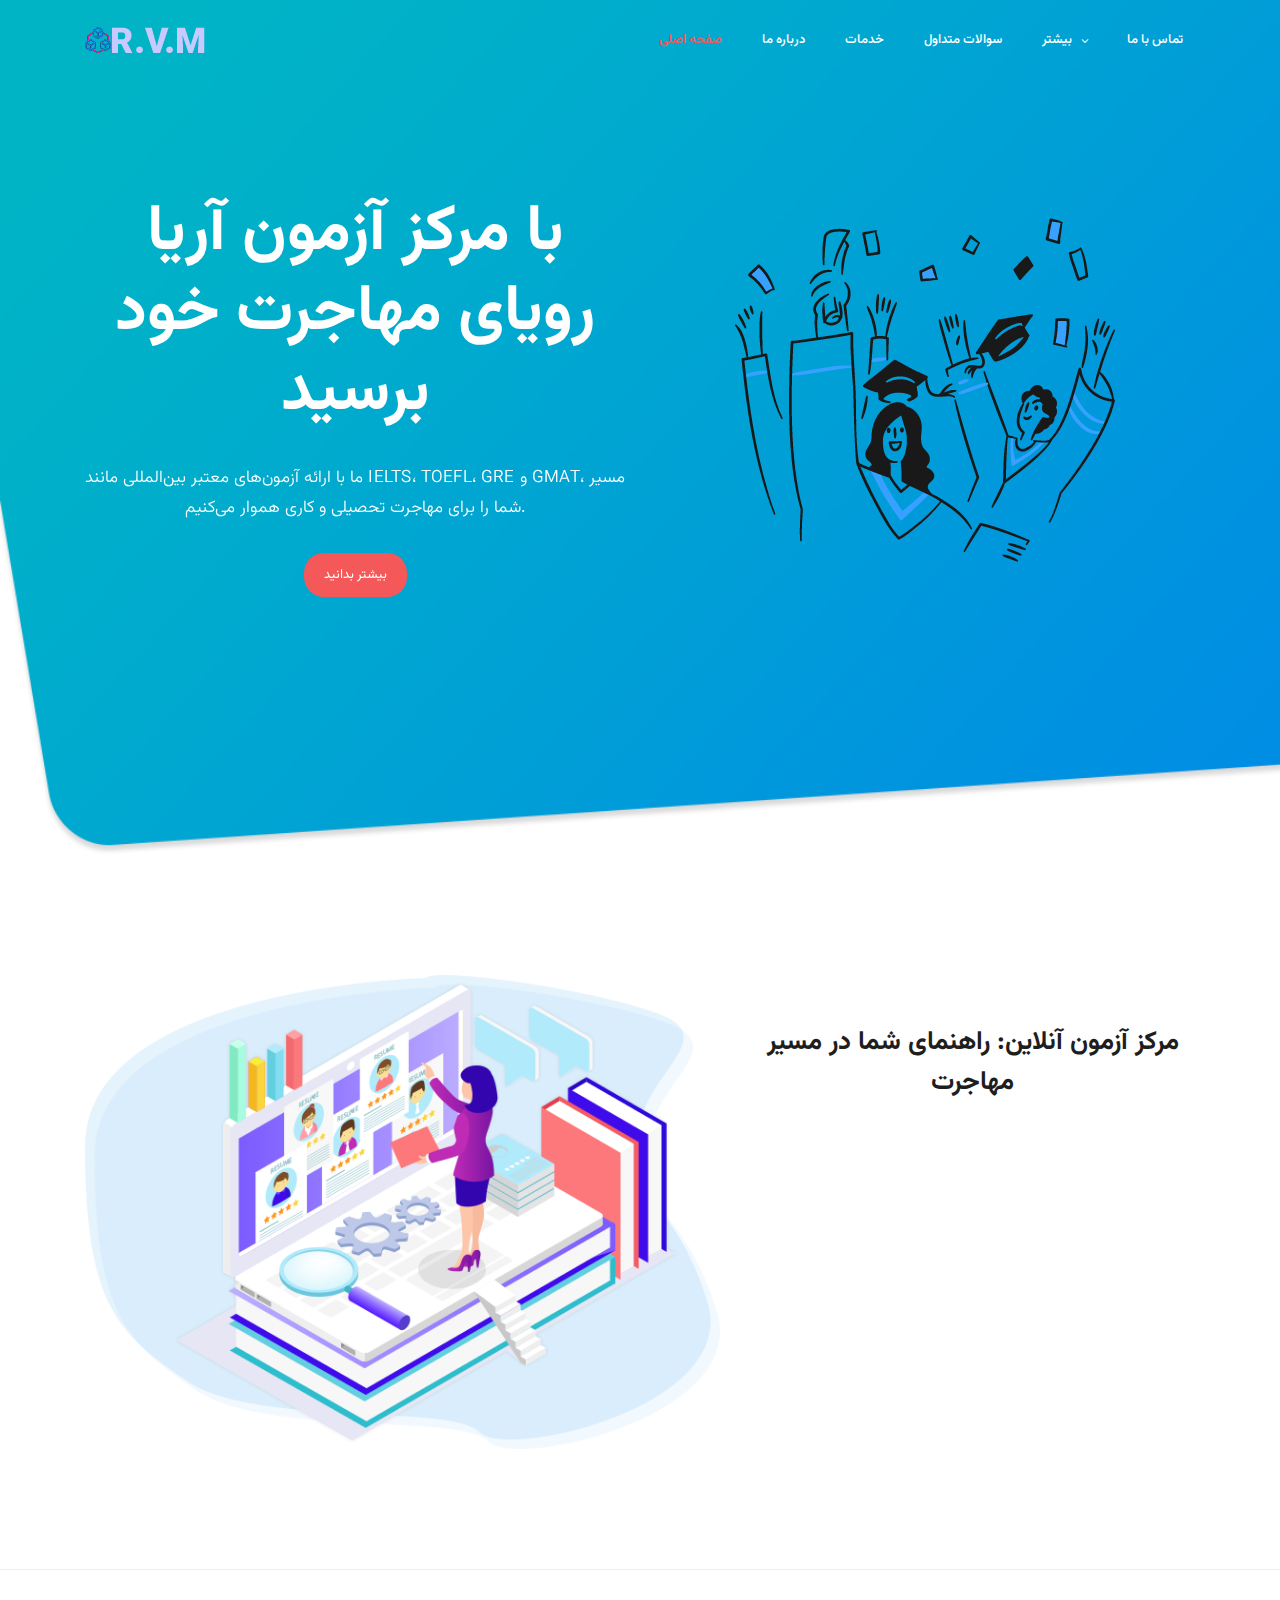
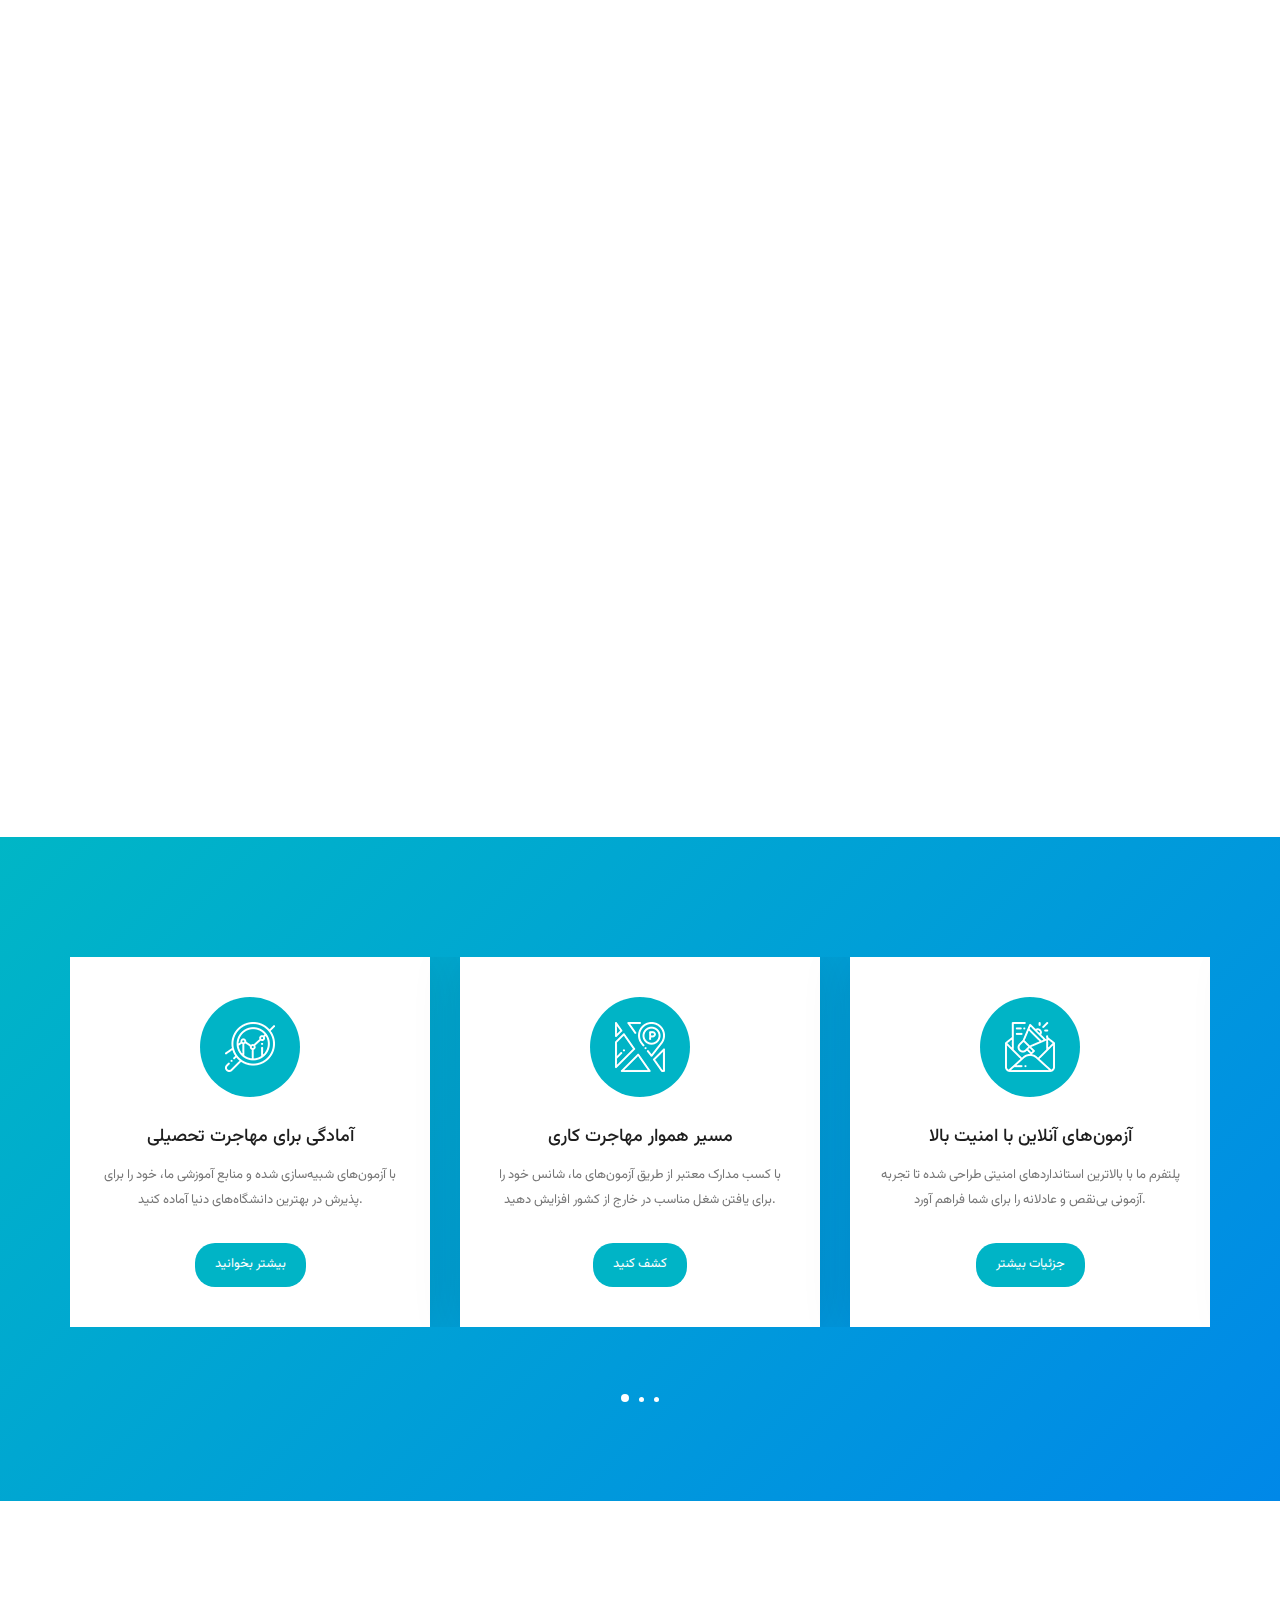
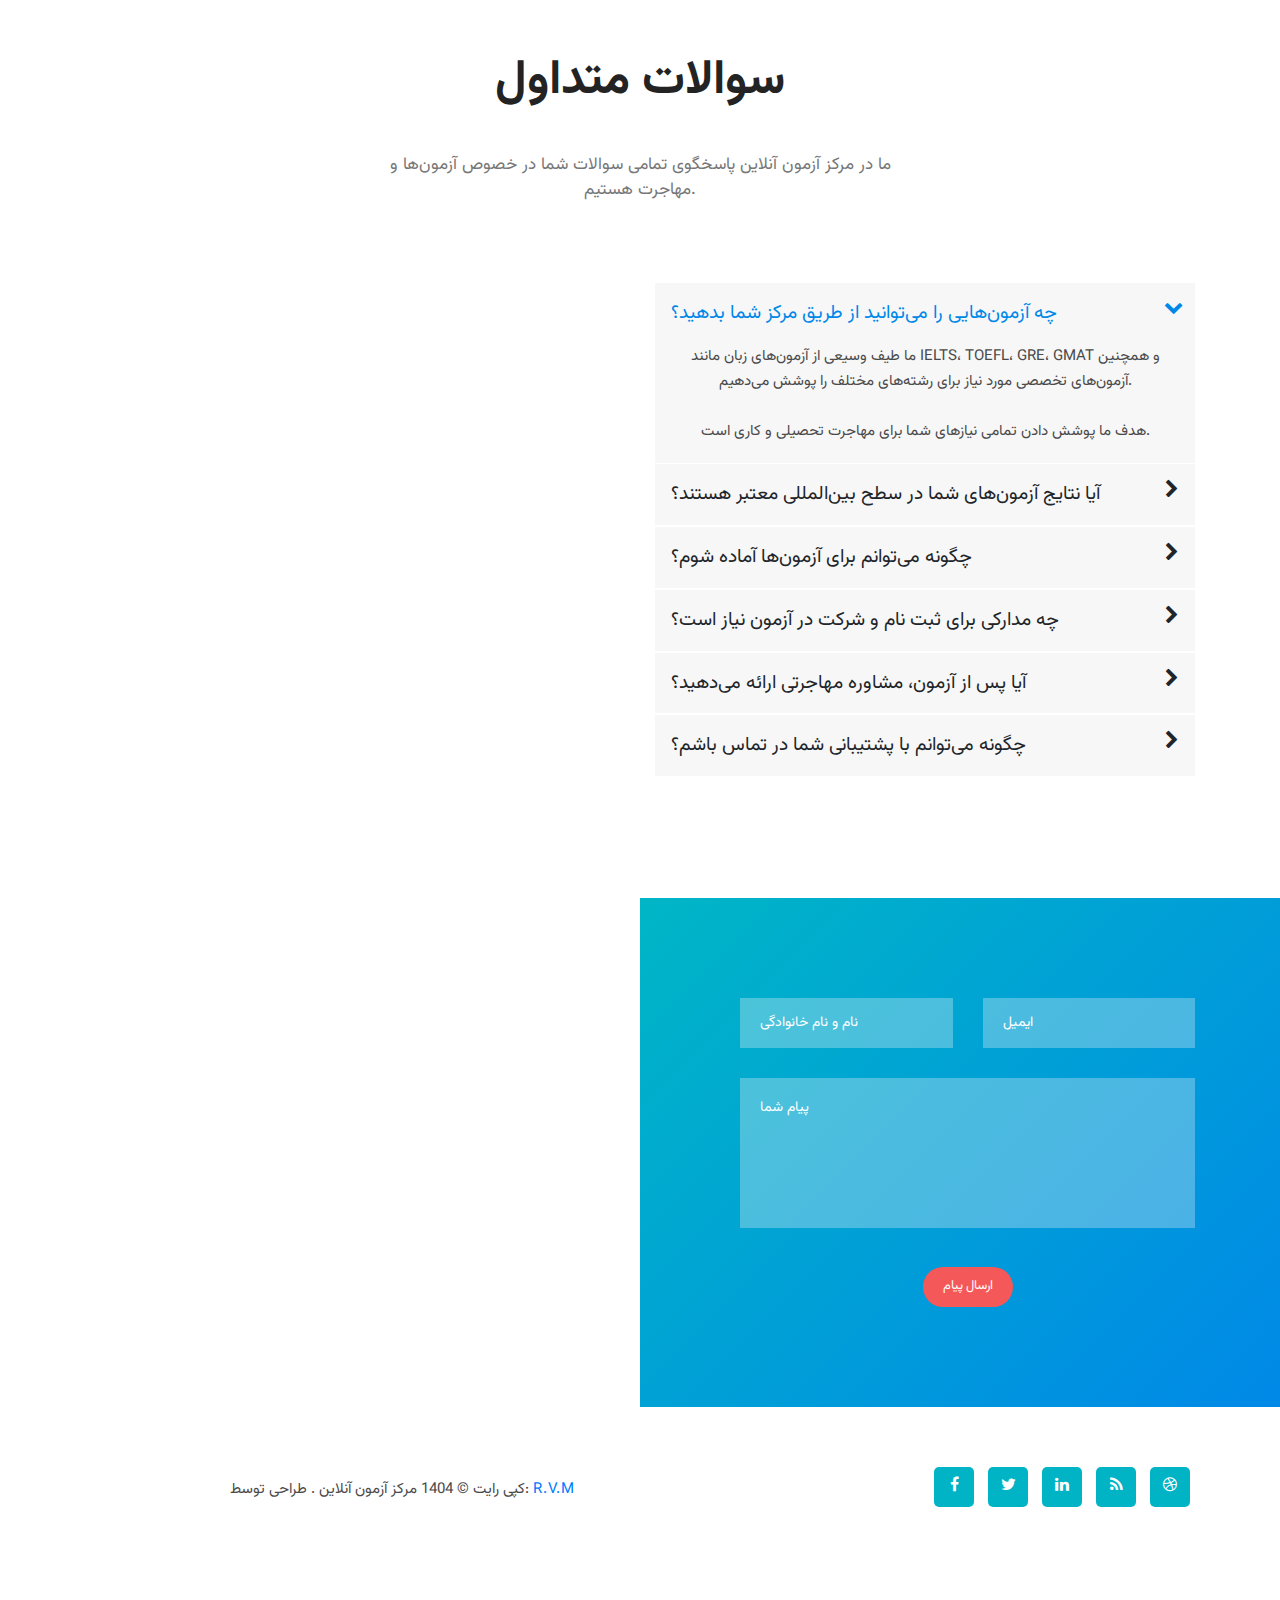
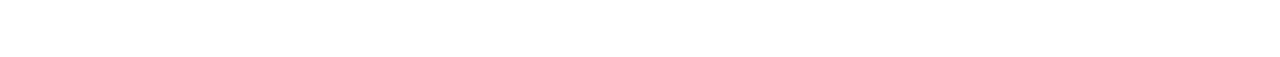
<file: index.html>
<!DOCTYPE html>
<html lang="en">

  <head>

    <meta charset="utf-8">
    <meta name="viewport" content="width=device-width, initial-scale=1, shrink-to-fit=no">
    <meta name="description" content="مرکز برگزاری آزمون‌های آنلاین بین‌المللی برای مهاجرت تحصیلی و کاری. با ما آینده خود را بسازید.">
    <meta name="author" content="Online Exam Center">
    <link href="https://fonts.googleapis.com/css?family=Roboto:100,300,400,500,700,900" rel="stylesheet">
    <link rel="icon" href="assets/images/favicon.png" type="image/x-icon">
    <title>مرکز آزمون آنلاین - دروازه شما به سوی آینده</title>
<!--
ART FACTORY
https://templatemo.com/tm-537-art-factory
-->
    <!-- Additional CSS Files -->
    <link rel="stylesheet" type="text/css" href="assets/css/bootstrap.min.css">
    <link rel="stylesheet" type="text/css" href="assets/css/font-awesome.css">
    <link rel="stylesheet" type="text/css" href="assets/css/templatemo-art-factory.css">
    <link rel="stylesheet" type="text/css" href="assets/css/owl-carousel.css">

    </head>
    
    <body>
    
    <!-- ***** Preloader Start ***** -->
    <div id="preloader">
        <div class="jumper">
            <div></div>
            <div></div>
            <div></div>
        </div>
    </div>  
    <!-- ***** Preloader End ***** -->
    
    
    <!-- ***** Header Area Start ***** -->
    <header class="header-area header-sticky">
        <div class="container">
            <div class="row">
                <div class="col-12">
                    <nav class="main-nav">
                        <!-- ***** Logo Start ***** -->
                        <a href="index.html" class="logo">
                        <img src="assets/images/logo.png" alt="لوگوی مرکز آزمون آنلاین">
                        <!-- ***** Logo End ***** -->
                        <!-- ***** Menu Start ***** -->
                        <ul class="nav">
                            <li class="scroll-to-section"><a href="#welcome" class="active">صفحه اصلی</a></li>
                            <li class="scroll-to-section"><a href="#about">درباره ما</a></li>
                            <li class="scroll-to-section"><a href="#services">خدمات</a></li>
                            <li class="scroll-to-section"><a href="#frequently-question">سوالات متداول</a></li>
                            <li class="submenu">
                                <a href="javascript:;">بیشتر</a>
                                <ul>
                                    <li><a href="">درباره ما</a></li>
                                    <li><a href="">ویژگی‌ها</a></li>
                                    <li><a href="">سوالات متداول</a></li>
                                    <li><a href="">وبلاگ</a></li>
                                </ul>
                            </li>
                            <li class="scroll-to-section"><a href="#contact-us">تماس با ما</a></li>
                        </ul>
                        <a class='menu-trigger'>
                            <span>منو</span>
                        </a>
                        <!-- ***** Menu End ***** -->
                    </nav>
                </div>
            </div>
        </div>
    </header>
    <!-- ***** Header Area End ***** -->


    <!-- ***** Welcome Area Start ***** -->
    <div class="welcome-area" id="welcome">

        <!-- ***** Header Text Start ***** -->
        <div class="header-text">
            <div class="container">
                <div class="row">
                    <div class="left-text col-lg-6 col-md-6 col-sm-12 col-xs-12" data-scroll-reveal="enter left move 30px over 0.6s after 0.4s">
                        <h1>با مرکز آزمون آریا <strong> </strong> رویای مهاجرت خود برسید</h1>
                        <p>ما با ارائه آزمون‌های معتبر بین‌المللی مانند IELTS، TOEFL، GRE و GMAT، مسیر شما را برای مهاجرت تحصیلی و کاری هموار می‌کنیم.</p>
                        <a href="#about" class="main-button-slider">بیشتر بدانید</a>
                    </div>
                    <div class="col-lg-6 col-md-6 col-sm-12 col-xs-12" data-scroll-reveal="enter right move 30px over 0.6s after 0.4s">
                        <img src="assets/images/slider-icon1.png" class="rounded img-fluid d-block mx-auto" alt="گرافیک آزمون آنلاین">
                    </div>
                </div>
            </div>
        </div>
        <!-- ***** Header Text End ***** -->
    </div>
    <!-- ***** Welcome Area End ***** -->


    <!-- ***** Features Big Item Start ***** -->
    <section class="section" id="about">
        <div class="container">
            <div class="row">
                <div class="col-lg-7 col-md-12 col-sm-12" data-scroll-reveal="enter left move 30px over 0.6s after 0.4s">
                    <img src="assets/images/left-image.png" class="rounded img-fluid d-block mx-auto" alt="درباره ما">
                </div>
                <div class="right-text col-lg-5 col-md-12 col-sm-12 mobile-top-fix">
                    <div class="left-heading">
                        <h5>مرکز آزمون آنلاین: راهنمای شما در مسیر مهاجرت</h5>
                    </div>
                    <div class="left-text">
                        <p> اولین مرکز <a href="#">,اخذ مدرک فوری با نمره مورد نظر شما</a> ما با ارائه آزمون‌های آنلاین معتبر بین‌المللی، مسیر شما را برای مهاجرت تحصیلی و کاری هموار می‌کنیم.<br><br>
                        خدمات ما شامل آماده‌سازی برای آزمون‌ها، برگزاری آزمون‌های آزمایشی و ارائه کارنامه‌های معتبر است تا با بالاترین آمادگی در آزمون اصلی شرکت کنید.</p>
                        <a href="#about2" class="main-button">کشف کنید</a>
                    </div>
                </div>
            </div>
            <div class="row">
                <div class="col-lg-12">
                    <div class="hr"></div>
                </div>
            </div>
        </div>
    </section>
    <!-- ***** Features Big Item End ***** -->


    <!-- ***** Features Big Item Start ***** -->
    <section class="section" id="about2">
        <div class="container">
            <div class="row">
                <div class="left-text col-lg-5 col-md-12 col-sm-12 mobile-bottom-fix">
                    <div class="left-heading">
                        <h5>خدمات جامع برای موفقیت شما</h5>
                    </div>
                    <p>ما متعهدیم تا تمامی جوانب مورد نیاز شما برای مهاجرت را پوشش دهیم. از آزمون‌های زبان معتبر جهانی تا آزمون‌های تخصصی، همه در دسترس شماست.</p>
                    <ul>
                        <li>
                            <img src="assets/images/about-icon-01.png" alt="">
                            <div class="text">
                                <h6>آزمون‌های زبان بین‌المللی</h6>
                                <p>می‌توانید از این قالب وب‌سایت برای اهداف تجاری یا غیرتجاری استفاده کنید.</p>
                            </div>
                        </li>
                        <li>
                            <img src="assets/images/about-icon-02.png" alt="">
                            <div class="text">
                                <h6>آزمون‌های تخصصی و مهارتی</h6>
                                <p>شما حق ندارید این قالب را به صورت فایل ZIP قابل دانلود در هیچ وب‌سایتی بازنشر کنید.</p>
                            </div>
                        </li>
                        <li>
                            <img src="assets/images/about-icon-03.png" alt="">
                            <div class="text">
                                <h6>مشاوره و پشتیبانی کامل</h6>
                                <p>اگر سوال یا نظری دارید، لطفاً از طریق <a rel="nofollow" href="https://RemoteVm.site">تماس</a> با ما در RemoteVm در ارتباط باشید.</p>
                            </div>
                        </li>
                    </ul>
                </div>
                <div class="right-image col-lg-7 col-md-12 col-sm-12 mobile-bottom-fix-big" data-scroll-reveal="enter right move 30px over 0.6s after 0.4s">
                    <img src="assets/images/right-image.png" class="rounded img-fluid d-block mx-auto" alt="برنامه">
                </div>
            </div>
        </div>
    </section>
    <!-- ***** Features Big Item End ***** -->


    <!-- ***** Features Small Start ***** -->
    <section class="section" id="services">
        <div class="container">
            <div class="row">
                <div class="owl-carousel owl-theme">
                    <div class="item service-item">
                        <div class="icon">
                            <i><img src="assets/images/service-icon-01.png" alt=""></i>
                        </div>
                        <h5 class="service-title">آمادگی برای مهاجرت تحصیلی</h5>
                        <p>با آزمون‌های شبیه‌سازی شده و منابع آموزشی ما، خود را برای پذیرش در بهترین دانشگاه‌های دنیا آماده کنید.</p>
                        <a href="#" class="main-button">بیشتر بخوانید</a>
                    </div>
                    <div class="item service-item">
                        <div class="icon">
                            <i><img src="assets/images/service-icon-02.png" alt=""></i>
                        </div>
                        <h5 class="service-title">مسیر هموار مهاجرت کاری</h5>
                        <p>با کسب مدارک معتبر از طریق آزمون‌های ما، شانس خود را برای یافتن شغل مناسب در خارج از کشور افزایش دهید.</p>
                        <a href="#" class="main-button">کشف کنید</a>
                    </div>
                    <div class="item service-item">
                        <div class="icon">
                            <i><img src="assets/images/service-icon-03.png" alt=""></i>
                        </div>
                        <h5 class="service-title">آزمون‌های آنلاین با امنیت بالا</h5>
                        <p>پلتفرم ما با بالاترین استانداردهای امنیتی طراحی شده تا تجربه آزمونی بی‌نقص و عادلانه را برای شما فراهم آورد.</p>
                        <a href="#" class="main-button">جزئیات بیشتر</a>
                    </div>
                    <div class="item service-item">
                        <div class="icon">
                            <i><img src="assets/images/service-icon-02.png" alt=""></i>
                        </div>
                        <h5 class="service-title">دسترسی آسان و جهانی</h5>
                        <p>از هر نقطه جهان می‌توانید به آزمون‌های ما دسترسی داشته باشید و در زمان و مکان دلخواه خود شرکت کنید.</p>
                        <a href="#" class="main-button">بیشتر بخوانید</a>
                    </div>
                    <div class="item service-item">
                        <div class="icon">
                            <i><img src="assets/images/service-icon-01.png" alt=""></i>
                        </div>
                        <h5 class="service-title">پشتیبانی 24/7</h5>
                        <p>تیم پشتیبانی ما هفت روز هفته و 24 ساعته آماده پاسخگویی به سوالات و رفع مشکلات شماست.</p>
                        <a href="#" class="main-button">کشف کنید</a>
                    </div>
                    <div class="item service-item">
                        <div class="icon">
                            <i><img src="assets/images/service-icon-03.png" alt=""></i>
                        </div>
                        <h5 class="service-title">نتایج سریع و دقیق</h5>
                        <p>نتایج آزمون‌های شما در کمترین زمان ممکن و با دقت بالا اعلام می‌شوند تا برنامه‌ریزی‌های خود را به سرعت پیش ببرید.</p>
                        <a href="#" class="main-button">جزئیات</a>
                    </div>
                    <div class="item service-item">
                        <div class="icon">
                            <i><img src="assets/images/service-icon-01.png" alt=""></i>
                        </div>
                        <h5 class="service-title">منابع آموزشی رایگان</h5>
                        <p>دسترسی به مجموعه‌ای از منابع آموزشی و نمونه سوالات برای آمادگی هر چه بهتر شما در آزمون‌ها.</p>
                        <a href="#" class="main-button">بیشتر بخوانید</a>
                    </div>
                </div>
            </div>
        </div>
    </section>
    <!-- ***** Features Small End ***** -->


    <!-- ***** Frequently Question Start ***** -->
    <section class="section" id="frequently-question">
        <div class="container">
            <!-- ***** Section Title Start ***** -->
            <div class="row">
                <div class="col-lg-12">
                    <div class="section-heading">
                        <h2>سوالات متداول</h2>
                    </div>
                </div>
                <div class="offset-lg-3 col-lg-6">
                    <div class="section-heading">
                        <p>ما در مرکز آزمون آنلاین پاسخگوی تمامی سوالات شما در خصوص آزمون‌ها و مهاجرت هستیم.</p>
                    </div>
                </div>
            </div>
            <!-- ***** Section Title End ***** -->

            <div class="row">
                <div class="left-text col-lg-6 col-md-6 col-sm-12">
                    <h5>اگر سوالی دارید، ما آماده پاسخگویی هستیم.</h5>
                    <div class="accordion-text">
                        <p>ما در مرکز آزمون آنلاین همواره در تلاشیم تا شفافیت کامل را در ارائه خدمات داشته باشیم. اگر سوالی در مورد نحوه ثبت نام، برگزاری آزمون‌ها، اعتبار مدارک یا هر جنبه دیگری از فرایند مهاجرت دارید، تردید نکنید و با ما در تماس باشید.</p>
                        <p>تیم پشتیبانی ما در تمامی مراحل، از انتخاب آزمون تا تفسیر نتایج و برنامه‌ریزی برای مهاجرت، در کنار شماست. ما به تمامی نیازهای شما پاسخ می‌دهیم تا با اطمینان کامل به سوی آینده‌ای روشن گام بردارید.</p>
                        <span>ایمیل: <a href="mailto:info@onlineexamcenter.com">info@onlineexamcenter.com</a><br></span>
                        <a href="#contact-us" class="main-button">تماس با ما</a>
                    </div>
                </div>
                <div class="col-lg-6 col-md-6 col-sm-12">
                    <div class="accordions is-first-expanded">
                        <article class="accordion">
                            <div class="accordion-head">
                                <span>چه آزمون‌هایی را می‌توانید از طریق مرکز شما بدهید؟</span>
                                <span class="icon">
                                    <i class="icon fa fa-chevron-right"></i>
                                </span>
                            </div>
                            <div class="accordion-body">
                                <div class="content">
                                    <p>ما طیف وسیعی از آزمون‌های زبان مانند IELTS، TOEFL، GRE، GMAT و همچنین آزمون‌های تخصصی مورد نیاز برای رشته‌های مختلف را پوشش می‌دهیم.<br><br>
                                    هدف ما پوشش دادن تمامی نیازهای شما برای مهاجرت تحصیلی و کاری است.</p>
                                </div>
                            </div>
                        </article>
                        <article class="accordion">
                            <div class="accordion-head">
                                <span>آیا نتایج آزمون‌های شما در سطح بین‌المللی معتبر هستند؟</span>
                                <span class="icon">
                                    <i class="icon fa fa-chevron-right"></i>
                                </span>
                            </div>
                            <div class="accordion-body">
                                <div class="content">
                                    <p>بله، تمامی آزمون‌های برگزار شده در مرکز آزمون آنلاین دارای اعتبار بین‌المللی هستند و توسط دانشگاه‌ها، موسسات آموزشی و کارفرمایان در سراسر جهان پذیرفته می‌شوند.<br><br>
                                    ما با مراکز معتبر جهانی همکاری داریم.</p>
                                </div>
                            </div>
                        </article>
                        <article class="accordion">
                            <div class="accordion-head">
                                <span>چگونه می‌توانم برای آزمون‌ها آماده شوم؟</span>
                                <span class="icon">
                                    <i class="icon fa fa-chevron-right"></i>
                                </span>
                            </div>
                            <div class="accordion-body">
                                <div class="content">
                                    <p>ما برای آمادگی شما، منابع آموزشی جامع، نمونه سوالات و آزمون‌های آزمایشی را ارائه می‌دهیم.<br><br>
                                    توصیه می‌کنیم پیش از شرکت در آزمون اصلی، در آزمون‌های آزمایشی ما شرکت کنید.</p>
                                </div>
                            </div>
                        </article>
                        <article class="accordion">
                            <div class="accordion-head">
                                <span>چه مدارکی برای ثبت نام و شرکت در آزمون نیاز است؟</span>
                                <span class="icon">
                                    <i class="icon fa fa-chevron-right"></i>
                                </span>
                            </div>
                            <div class="accordion-body">
                                <div class="content">
                                    <p>برای ثبت نام نیاز به مدارک هویتی معتبر مانند پاسپورت یا کارت ملی و پرداخت هزینه آزمون خواهید داشت.<br><br>
                                    جزئیات دقیق‌تر برای هر آزمون در صفحه مربوطه ذکر شده است.</p>
                                </div>
                            </div>
                        </article>
                        <article class="accordion">
                            <div class="accordion-head">
                                <span>آیا پس از آزمون، مشاوره مهاجرتی ارائه می‌دهید؟</span>
                                <span class="icon">
                                    <i class="icon fa fa-chevron-right"></i>
                                </span>
                            </div>
                            <div class="accordion-body">
                                <div class="content">
                                    <p>بله، تیم مشاوران ما آماده ارائه مشاوره در خصوص مراحل بعدی مهاجرت، شامل انتخاب دانشگاه، ارسال درخواست و فرآیندهای ویزا هستند.<br><br>
                                    ما تجربه‌ای جامع و بی‌دغدغه را برای شما فراهم می‌کنیم.</p>
                                </div>
                            </div>
                        </article>
                        <article class="accordion">
                            <div class="accordion-head">
                                <span>چگونه می‌توانم با پشتیبانی شما در تماس باشم؟</span>
                                <span class="icon">
                                    <i class="icon fa fa-chevron-right"></i>
                                </span>
                            </div>
                            <div class="accordion-body">
                                <div class="content">
                                    <p>شما می‌توانید از طریق ایمیل، تلفن یا فرم تماس موجود در سایت با ما در ارتباط باشید. تیم پشتیبانی ما در اسرع وقت پاسخگوی سوالات شما خواهد بود.</p>
                                </div>
                            </div>
                        </article>
                    </div>
                </div>
            </div>
        </div>
    </section>
    <!-- ***** Frequently Question End ***** -->


    <!-- ***** Contact Us Start ***** -->
    <section class="section" id="contact-us">
        <div class="container-fluid">
            <div class="row">
                <!-- ***** Contact Map Start ***** -->
                <div class="col-lg-6 col-md-6 col-sm-12">
                    <div id="map">
                      <!-- How to change your own map point
                           1. Go to Google Maps
                           2. Click on your location point
                           3. Click "Share" and choose "Embed map" tab
                           4. Copy only URL and paste it within the src="" field below
                    -->
                    <iframe src="https://www.google.com/maps/embed?pb=!1m18!1m12!1m3!1d1764.8478850605518!2d51.312893313610175!3d35.781614516434615!2m3!1f0!2f0!3f0!3m2!1i1024!2i768!4f13.1!3m3!1m2!1s0x3f8dfd353f604f73%3A0xccce65114e522c3f!2sHalva%20Land!5e0!3m2!1sen!2sus!4v1751546791981!5m2!1sen!2sus" width="100%" height="500px" frameborder="0" style="border:0" allowfullscreen></iframe>
                  
                    </div>
                </div>
                <!-- ***** Contact Map End ***** -->

                <!-- ***** Contact Form Start ***** -->
                <div class="col-lg-6 col-md-6 col-sm-12">
                    <div class="contact-form">
                        <form id="contact" action="" method="post">
                          <div class="row">
                            <div class="col-md-6 col-sm-12">
                              <fieldset>
                                <input name="name" type="text" id="name" placeholder="نام و نام خانوادگی" required="" class="contact-field">
                              </fieldset>
                            </div>
                            <div class="col-md-6 col-sm-12">
                              <fieldset>
                                <input name="email" type="text" id="email" placeholder="ایمیل" required="" class="contact-field">
                              </fieldset>
                            </div>
                            <div class="col-lg-12">
                              <fieldset>
                                <textarea name="message" rows="6" id="message" placeholder="پیام شما" required="" class="contact-field"></textarea>
                              </fieldset>
                            </div>
                            <div class="col-lg-12">
                              <fieldset>
                                <button type="submit" id="form-submit" class="main-button">ارسال پیام</button>
                              </fieldset>
                            </div>
                          </div>
                        </form>
                    </div>
                </div>
                <!-- ***** Contact Form End ***** -->
            </div>
        </div>
    </section>
    <!-- ***** Contact Us End ***** -->

    
    <!-- ***** Footer Start ***** -->
    <footer>
        <div class="container">
            <div class="row">
                <div class="col-lg-7 col-md-12 col-sm-12">
                    <p class="copyright">کپی رایت © 1404 مرکز آزمون آنلاین 
                
                . طراحی توسط: <a rel="nofollow" href="https://remotevm.site">R.V.M</a></p>
                </div>
                <div class="col-lg-5 col-md-12 col-sm-12">
                    <ul class="social">
                        <li><a href="#"><i class="fa fa-facebook"></i></a></li>
                        <li><a href="#"><i class="fa fa-twitter"></i></a></li>
                        <li><a href="#"><i class="fa fa-linkedin"></i></a></li>
                        <li><a href="#"><i class="fa fa-rss"></i></a></li>
                        <li><a href="#"><i class="fa fa-dribbble"></i></a></li>
                    </ul>
                </div>
            </div>
        </div>
    </footer>
    
    <!-- jQuery -->
    <script src="assets/js/jquery-2.1.0.min.js"></script>

    <!-- Bootstrap -->
    <script src="assets/js/popper.js"></script>
    <script src="assets/js/bootstrap.min.js"></script>

    <!-- Plugins -->
    <script src="assets/js/owl-carousel.js"></script>
    <script src="assets/js/scrollreveal.min.js"></script>
    <script src="assets/js/waypoints.min.js"></script>
    <script src="assets/js/jquery.counterup.min.js"></script>
    <script src="assets/js/imgfix.min.js"></script> 
    
    <!-- Global Init -->
    <script src="assets/js/custom.js"></script>

  </body>
</html>
</file>
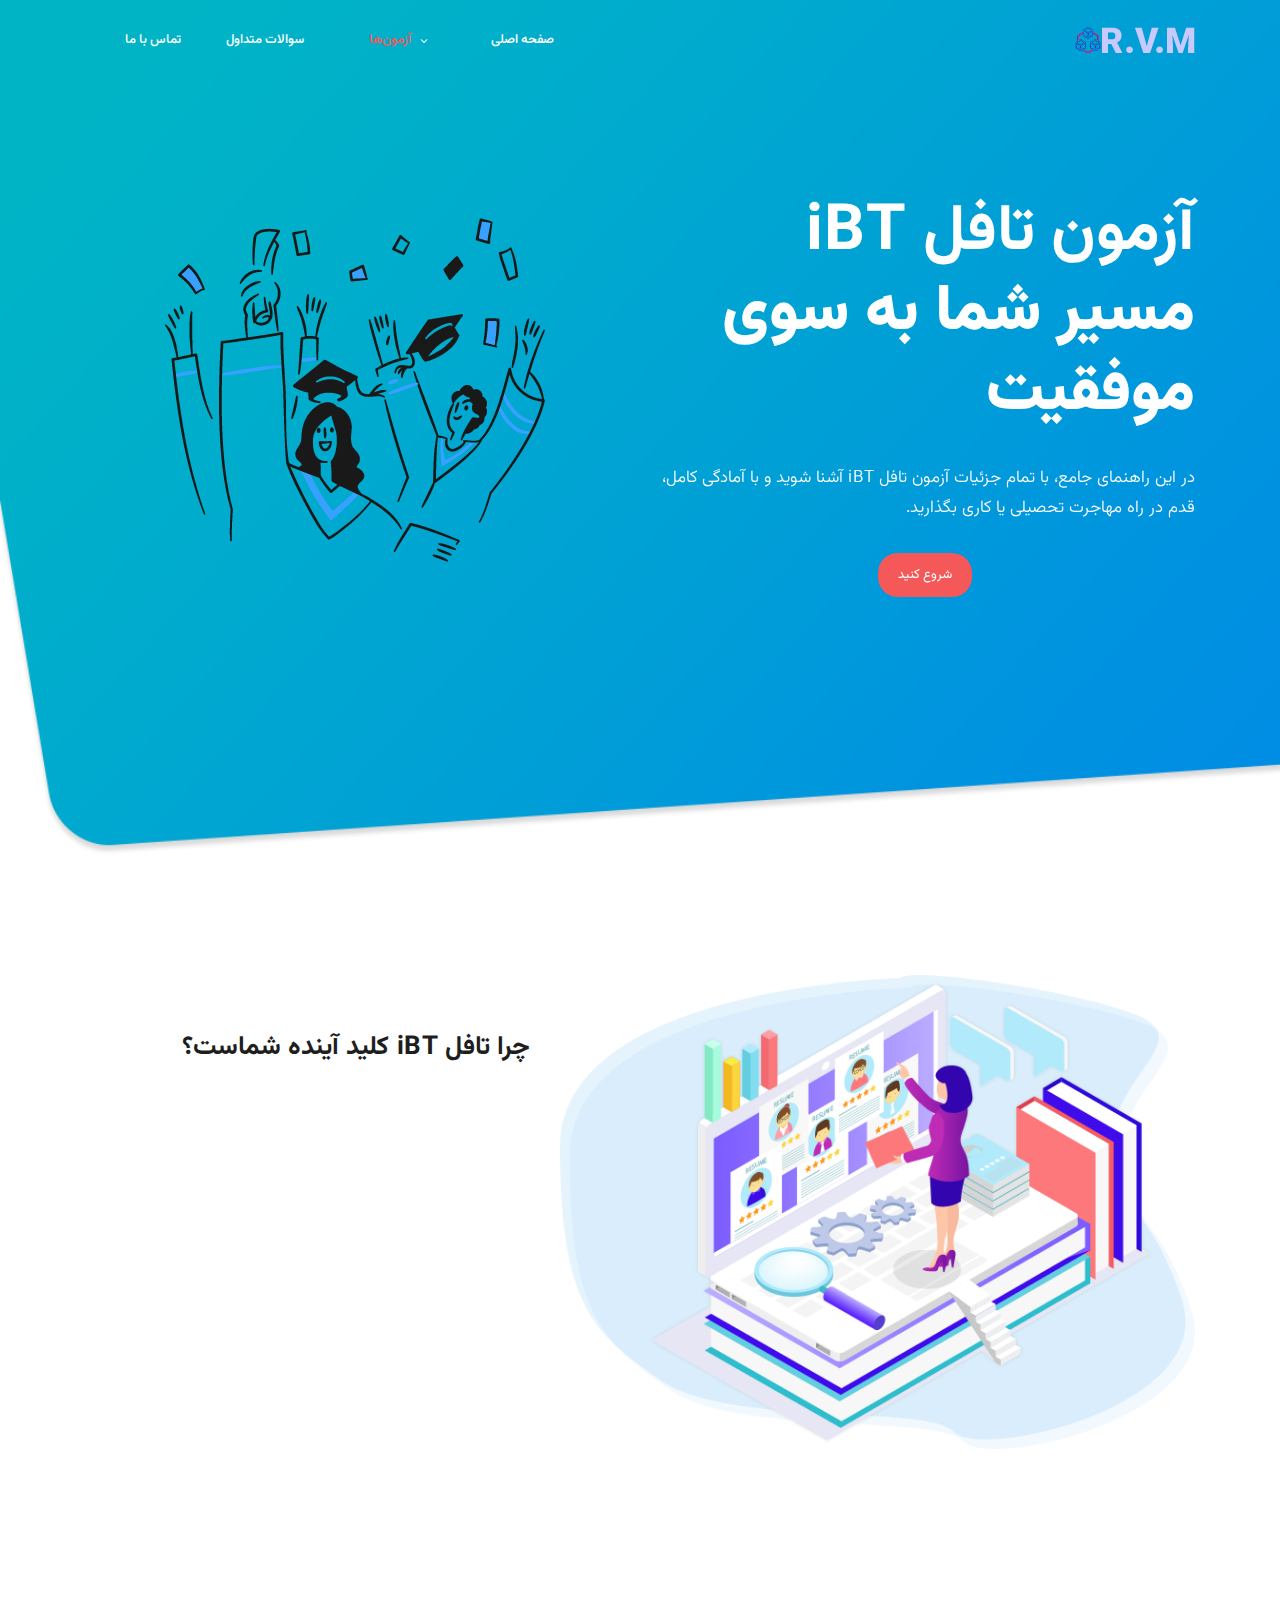
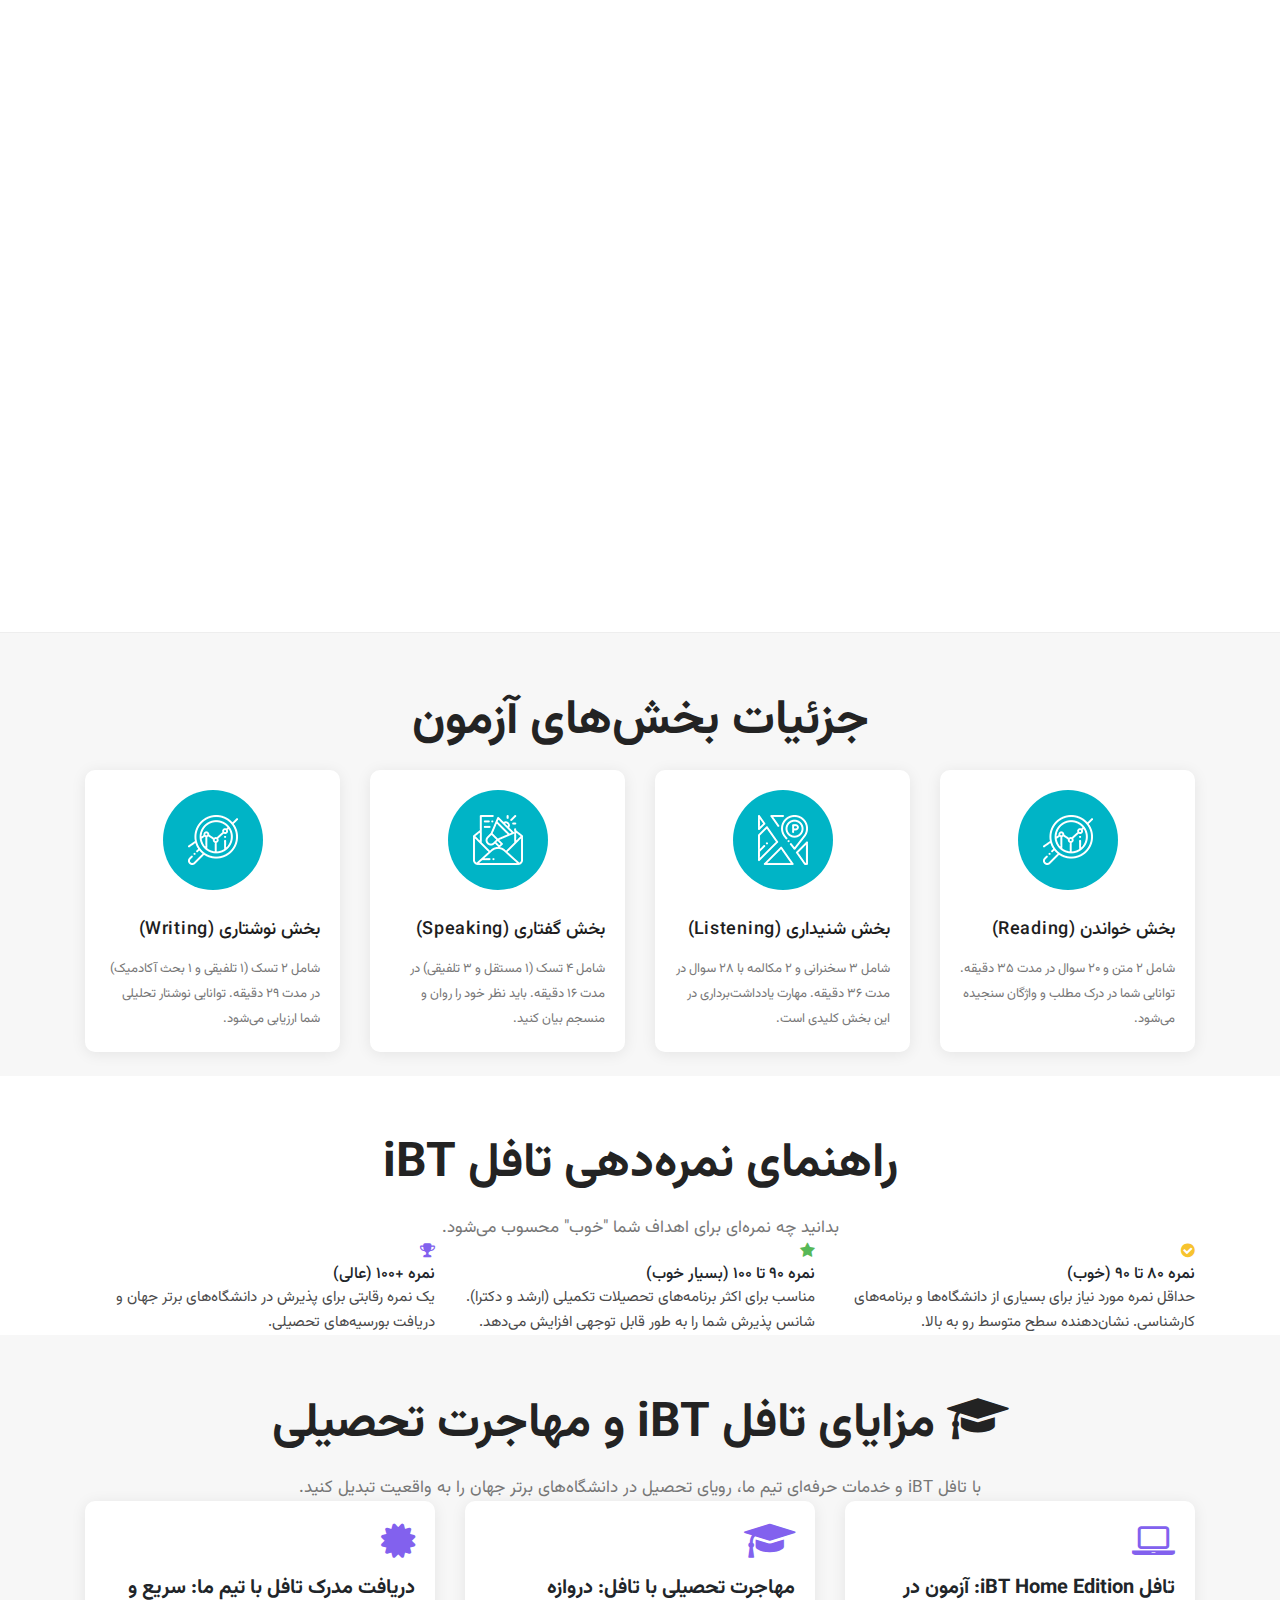
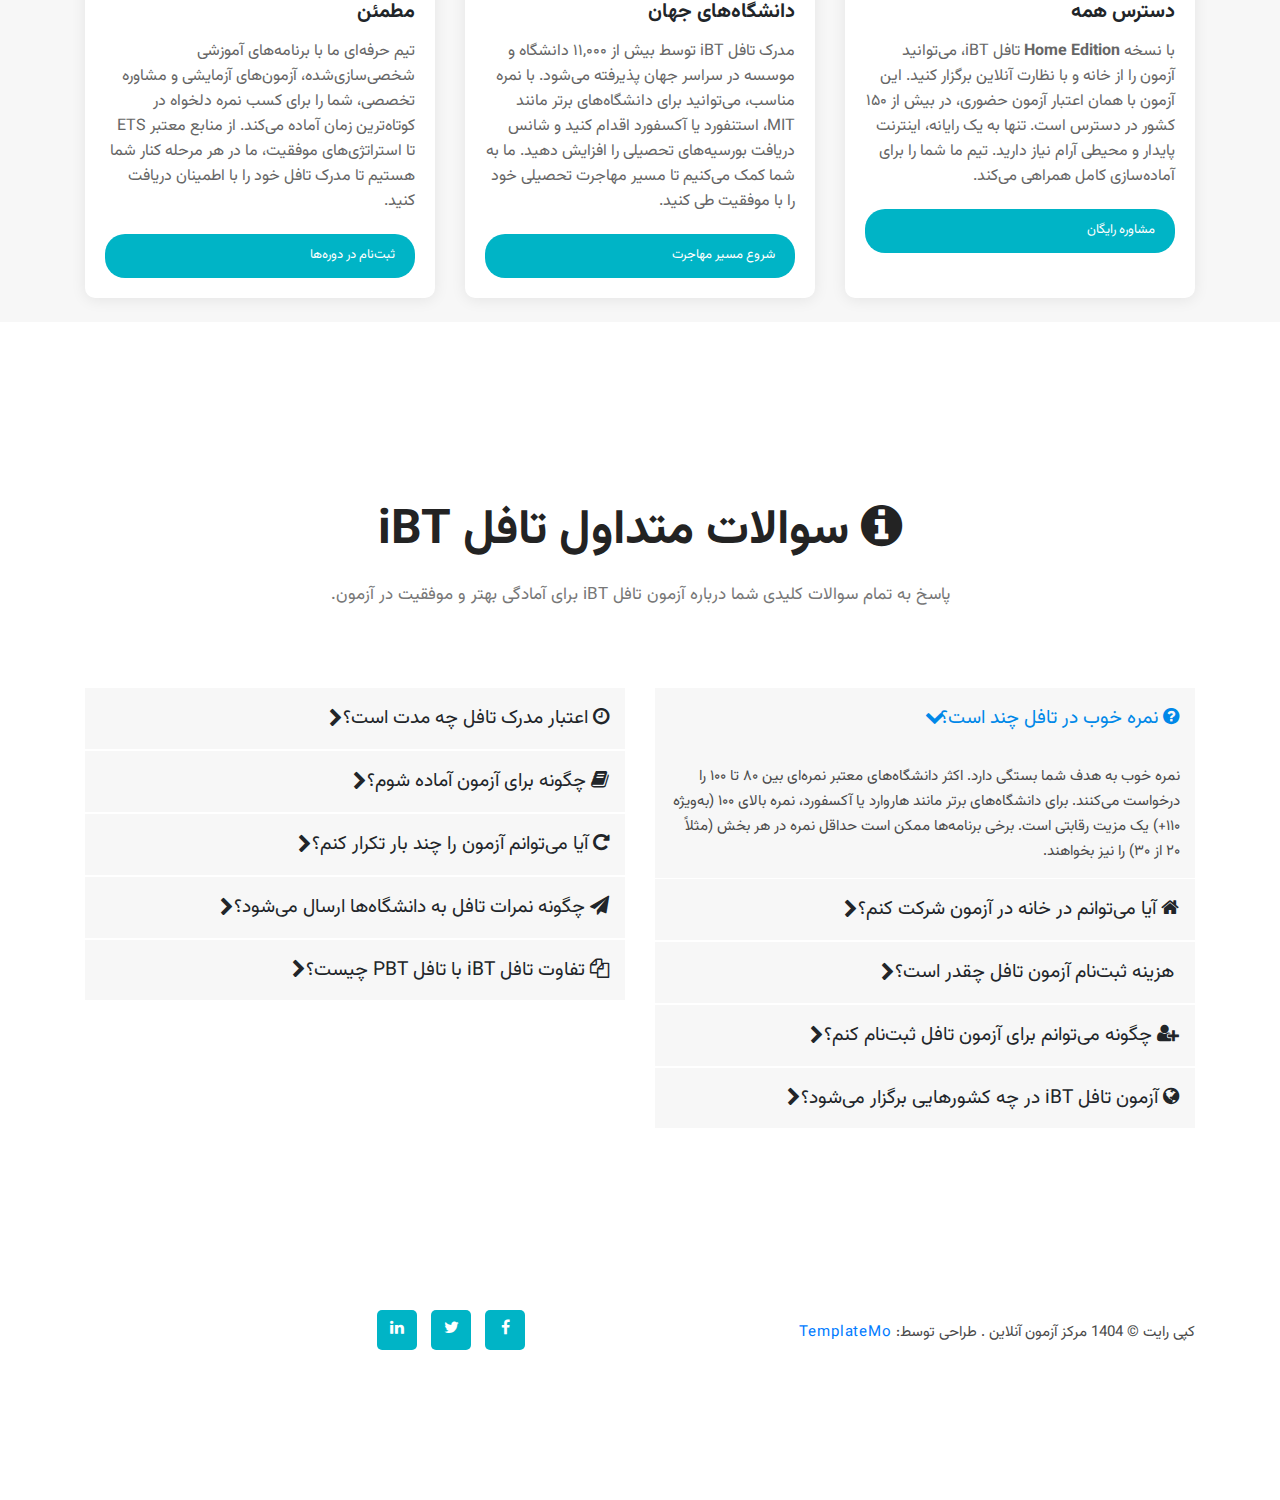
<file: toefl-iBT.html>
<!DOCTYPE html>
<html lang="fa" dir="rtl">
<head>
    <meta charset="utf-8">
    <meta name="viewport" content="width=device-width, initial-scale=1, shrink-to-fit=no">
    <meta name="description" content="راهنمای جامع آزمون تافل iBT بر اساس قالب مرکز آزمون آنلاین. با ساختار، بخش‌ها و نکات کلیدی آزمون آشنا شوید.">
    <meta name="author" content="Online Exam Center">
    
    <!-- Fonts and Icons -->
    <link href="https://fonts.googleapis.com/css2?family=Roboto:wght@100;300;400;500;700;900&family=Vazirmatn:wght@300;400;500;700;800&display=swap" rel="stylesheet">
    <link rel="icon" href="assets/images/favicon.png" type="image/x-icon">
    <title>راهنمای کامل تافل iBT - مرکز آزمون آنلاین</title>

    <!-- CSS Files (from original template) -->
    <link rel="stylesheet" type="text/css" href="assets/css/bootstrap.min.css">
    <link rel="stylesheet" type="text/css" href="assets/css/font-awesome.css">
    <link rel="stylesheet" type="text/css" href="assets/css/templatemo-art-factory.css">
    <link rel="stylesheet" type="text/css" href="assets/css/owl-carousel.css">

    <!-- Custom RTL & Page Specific Styles -->
    <style>
        body, h1, h2, h3, h4, h5, h6, p, a, li, span { font-family: 'Vazirmatn', 'Roboto', sans-serif !important; text-align: right; }
        .header-area .main-nav .logo { float: right; }
        .header-area .main-nav .nav { float: left; }
        .header-area .main-nav .nav li { margin-left: 0; margin-right: 25px; }
        .header-area .main-nav .nav .submenu { right: 0; left: auto; text-align: right; }
        .left-text, .right-text { text-align: right; }
        .offset-lg-3 { margin-right: 25%; margin-left: 0; }
        .left-heading h5, .service-item h5, .service-item p { text-align: right; }
        .section-heading h2 { margin-top: 60px; }
        .service-item {
            display: flex;
            flex-direction: column;
            height: 100%;
            text-align: right;
            box-shadow: 0 2px 15px rgba(0,0,0,0.08);
            padding: 20px;
            background: #fff;
            border-radius: 10px;
            transition: transform 0.3s ease;
        }
        .service-item:hover {
            transform: translateY(-5px);
        }
        .service-item .main-button {
            margin-top: auto;
        }
        .container-spacing {
            margin-bottom: 60px; /* فاصله 60px بین دو کادر */
        }
        .accordion-head { display: flex; align-items: center; }
        .accordion-head span.icon { margin-left: 10px; }
        .accordion-body .content { padding: 15px; }
        .benefit-item {
            display: flex;
            flex-direction: column;
            height: 100%;
            text-align: right;
            box-shadow: 0 2px 15px rgba(0,0,0,0.08);
            padding: 20px;
            background: #fff;
            border-radius: 10px;
            transition: transform 0.3s ease;
        }
        .benefit-item:hover {
            transform: translateY(-5px);
        }
        .benefit-item .icon i {
            font-size: 40px;
            margin-bottom: 15px;
            color: #8261ee;
        }
        .benefit-item h5 {
            font-size: 20px;
            font-weight: 700;
            margin-bottom: 15px;
        }
        .benefit-item p {
            font-size: 16px;
            color: #666;
            margin-bottom: 20px;
        }
    </style>
</head>

<body>
    <!-- Preloader & Header (Copied from original template) -->
    <div id="preloader"><div class="jumper"><div></div><div></div><div></div></div></div>
    <header class="header-area header-sticky">
        <div class="container"><div class="row"><div class="col-12"><nav class="main-nav">
            <a href="index.html" class="logo"><img src="assets/images/logo.png" alt="لوگو"></a>
            <ul class="nav">
                <li><a href="index.html">صفحه اصلی</a></li>
                <li class="submenu"><a href="javascript:;" class="active">آزمون‌ها</a>
                    <ul>
                        <li><a href="toefl-ibt.html" class="active">تافل iBT</a></li>
                        <li><a href="#">آیلتس (به زودی)</a></li>
                    </ul>
                </li>
                <li><a href="index.html#frequently-question">سوالات متداول</a></li>
                <li><a href="index.html#contact-us">تماس با ما</a></li>
            </ul>
            <a class='menu-trigger'><span>منو</span></a>
        </nav></div></div></div>
    </header>
    
    <!-- ***** Welcome Area Start (Inspired by original) ***** -->
    <div class="welcome-area" id="welcome">
        <div class="header-text">
            <div class="container">
                <div class="row">
                    <div class="left-text col-lg-6 col-md-12 col-sm-12 col-xs-12" data-scroll-reveal="enter right move 30px over 0.6s after 0.4s">
                        <h1>آزمون تافل iBT <strong>مسیر شما به سوی موفقیت</strong></h1>
                        <p>در این راهنمای جامع، با تمام جزئیات آزمون تافل iBT آشنا شوید و با آمادگی کامل، قدم در راه مهاجرت تحصیلی یا کاری بگذارید.</p>
                        <a href="#about" class="main-button-slider">شروع کنید</a>
                    </div>
                    <div class="col-lg-6 col-md-12 col-sm-12 col-xs-12" data-scroll-reveal="enter left move 30px over 0.6s after 0.4s">
                        <!-- نکته: این تصویر را با یک گرافیک مرتبط با تافل یا موفقیت تحصیلی جایگزین کنید -->
                        <img src="assets/images/slider-icon1.png" class="rounded img-fluid d-block mx-auto" alt="راهنمای آزمون تافل iBT">
                    </div>
                </div>
            </div>
        </div>
    </div>
    <!-- ***** Welcome Area End ***** -->

    <!-- ***** About TOEFL Section (Inspired by Features Big Item) ***** -->
    <section class="section" id="about">
        <div class="container container-spacing">
            <div class="row">
                <div class="col-lg-7 col-md-12 col-sm-12" data-scroll-reveal="enter left move 30px over 0.6s after 0.4s">
                    <!-- نکته: این تصویر را با عکسی از محیط یک دانشگاه بین‌المللی یا کتابخانه جایگزین کنید -->
                    <img src="assets/images/left-image.png" class="rounded img-fluid d-block mx-auto" alt="چرا تافل iBT">
                </div>
                <div class="right-text col-lg-5 col-md-12 col-sm-12 mobile-top-fix">
                    <div class="left-heading">
                        <h5>چرا تافل iBT کلید آینده شماست؟</h5>
                    </div>
                    <div class="left-text">
                        <p>آزمون تافل (TOEFL iBT) معتبرترین آزمون سنجش مهارت زبان انگلیسی برای محیط‌های آکادمیک است. این آزمون به طور خاص برای شبیه‌سازی شرایط واقعی یک کلاس درس دانشگاهی طراحی شده و توانایی شما را در استفاده ترکیبی از مهارت‌های چهارگانه زبان ارزیابی می‌کند.<br><br>
                        با کسب نمره بالا در این آزمون، درهای بهترین دانشگاه‌ها و فرصت‌های شغلی بین‌المللی به روی شما باز خواهد شد.</p>
                        <a href="#structure" class="main-button">آشنایی با ساختار آزمون</a>
                    </div>
                </div>
            </div>
            <div class="row">
                <div class="col-lg-12">
                    <div class="hr"></div>
                </div>
            </div>
        </div>
        <div class="container">
            <div class="row">
                <div class="left-text col-lg-5 col-md-12 col-sm-12 mobile-bottom-fix">
                    <div class="left-heading">
                        <h5>ساختار آزمون: چهار مهارت در یک نگاه</h5>
                    </div>
                    <p>آزمون تافل iBT در کمتر از ۲ ساعت برگزار می‌شود و از چهار بخش اصلی تشکیل شده است. هر بخش نمره‌ای بین ۰ تا ۳۰ دارد و نمره نهایی از مجموع این چهار بخش (از ۱۲۰) محاسبه می‌شود.</p>
                    <ul>
                        <li><img src="assets/images/about-icon-01.png" alt="">
                            <div class="text"><h6>بخش خواندن (Reading)</h6><p>درک و تحلیل متون آکادمیک</p></div>
                        </li>
                        <li><img src="assets/images/about-icon-02.png" alt="">
                            <div class="text"><h6>بخش لیسنینگ (Listening)</h6><p>درک سخنرانی‌ها و مکالمات دانشگاهی</p></div>
                        </li>
                        <li><img src="assets/images/about-icon-03.png" alt="">
                            <div class="text"><h6>بخش گفتاری (Speaking) و نوشتاری (Writing)</h6><p>توانایی تولید محتوای منسجم به زبان انگلیسی</p></div>
                        </li>
                    </ul>
                </div>
                <div class="right-image col-lg-7 col-md-12 col-sm-12 mobile-bottom-fix-big" data-scroll-reveal="enter right move 30px over 0.6s after 0.4s">
                    <!-- نکته: این تصویر را با یک اینفوگرافیک از ساختار آزمون تافل جایگزین کنید -->
                    <img src="assets/images/right-image.png" class="rounded img-fluid d-block mx-auto" alt="ساختار آزمون تافل">
                </div>
            </div>
        </div>
    </section>
    <!-- ***** Structure Section End ***** -->

    <!-- ***** Test Sections (Inspired by Features Small Start) ***** -->
    <section class="section" id="test-sections" style="background: #f7f7f7;">
        <div class="container">
            <div class="row">
                <div class="col-lg-12"><div class="section-heading"><h2>جزئیات بخش‌های آزمون</h2></div></div>
            </div>
            <div class="row">
                <!-- Reading Section -->
                <div class="col-lg-3 col-md-6 col-sm-12 mb-4 d-flex">
                    <div class="item service-item">
                        <div class="icon"><i><img src="assets/images/service-icon-01.png" alt=""></i></div>
                        <h5 class="service-title">بخش خواندن (Reading)</h5>
                        <p>شامل ۲ متن و ۲۰ سوال در مدت ۳۵ دقیقه. توانایی شما در درک مطلب و واژگان سنجیده می‌شود.</p>
                    </div>
                </div>
                <!-- Listening Section -->
                <div class="col-lg-3 col-md-6 col-sm-12 mb-4 d-flex">
                    <div class="item service-item">
                        <div class="icon"><i><img src="assets/images/service-icon-02.png" alt=""></i></div>
                        <h5 class="service-title">بخش شنیداری (Listening)</h5>
                        <p>شامل ۳ سخنرانی و ۲ مکالمه با ۲۸ سوال در مدت ۳۶ دقیقه. مهارت یادداشت‌برداری در این بخش کلیدی است.</p>
                    </div>
                </div>
                <!-- Speaking Section -->
                <div class="col-lg-3 col-md-6 col-sm-12 mb-4 d-flex">
                    <div class="item service-item">
                        <div class="icon"><i><img src="assets/images/service-icon-03.png" alt=""></i></div>
                        <h5 class="service-title">بخش گفتاری (Speaking)</h5>
                        <p>شامل ۴ تسک (۱ مستقل و ۳ تلفیقی) در مدت ۱۶ دقیقه. باید نظر خود را روان و منسجم بیان کنید.</p>
                    </div>
                </div>
                <!-- Writing Section -->
                <div class="col-lg-3 col-md-6 col-sm-12 mb-4 d-flex">
                    <div class="item service-item">
                        <div class="icon"><i><img src="assets/images/service-icon-01.png" alt=""></i></div>
                        <h5 class="service-title">بخش نوشتاری (Writing)</h5>
                        <p>شامل ۲ تسک (۱ تلفیقی و ۱ بحث آکادمیک) در مدت ۲۹ دقیقه. توانایی نوشتار تحلیلی شما ارزیابی می‌شود.</p>
                    </div>
                </div>
            </div>
        </div>
    </section>
    <!-- ***** Test Sections End ***** -->

    <!-- ***** Scoring Guide Section ***** -->
    <section class="section" id="scoring">
        <div class="container">
            <div class="row"><div class="col-lg-12"><div class="section-heading"><h2>راهنمای نمره‌دهی تافل iBT</h2><p>بدانید چه نمره‌ای برای اهداف شما "خوب" محسوب می‌شود.</p></div></div></div>
            <div class="row">
                <div class="col-lg-4 col-md-6 col-sm-12">
                    <div class="score-tier"><i class="fa fa-check-circle" style="color: #f7c32e;"></i><h6>نمره ۸۰ تا ۹۰ (خوب)</h6><p>حداقل نمره مورد نیاز برای بسیاری از دانشگاه‌ها و برنامه‌های کارشناسی. نشان‌دهنده سطح متوسط رو به بالا.</p></div>
                </div>
                <div class="col-lg-4 col-md-6 col-sm-12">
                    <div class="score-tier"><i class="fa fa-star" style="color: #57b857;"></i><h6>نمره ۹۰ تا ۱۰۰ (بسیار خوب)</h6><p>مناسب برای اکثر برنامه‌های تحصیلات تکمیلی (ارشد و دکترا). شانس پذیرش شما را به طور قابل توجهی افزایش می‌دهد.</p></div>
                </div>
                <div class="col-lg-4 col-md-12 col-sm-12">
                    <div class="score-tier"><i class="fa fa-trophy" style="color: #8261ee;"></i><h6>نمره +۱۰۰ (عالی)</h6><p>یک نمره رقابتی برای پذیرش در دانشگاه‌های برتر جهان و دریافت بورسیه‌های تحصیلی.</p></div>
                </div>
            </div>
        </div>
    </section>
    <!-- ***** Scoring Guide Section End ***** -->

    <!-- ***** TOEFL Benefits Section (New) ***** -->
    <section class="section" id="toefl-benefits" style="background: #f7f7f7;">
        <div class="container">
            <div class="row">
                <div class="col-lg-12">
                    <div class="section-heading">
                        <h2><i class="fa fa-graduation-cap"></i> مزایای تافل iBT و مهاجرت تحصیلی</h2>
                        <p>با تافل iBT و خدمات حرفه‌ای تیم ما، رویای تحصیل در دانشگاه‌های برتر جهان را به واقعیت تبدیل کنید.</p>
                    </div>
                </div>
            </div>
            <div class="row">
                <!-- TOEFL iBT Home Edition -->
                <div class="col-lg-4 col-md-6 col-sm-12 mb-4 d-flex">
                    <div class="benefit-item">
                        <div class="icon"><i class="fa fa-laptop"></i></div>
                        <h5>تافل iBT Home Edition: آزمون در دسترس همه</h5>
                        <p>با نسخه <strong>Home Edition</strong> تافل iBT، می‌توانید آزمون را از خانه و با نظارت آنلاین برگزار کنید. این آزمون با همان اعتبار آزمون حضوری، در بیش از ۱۵۰ کشور در دسترس است. تنها به یک رایانه، اینترنت پایدار و محیطی آرام نیاز دارید. تیم ما شما را برای آماده‌سازی کامل همراهی می‌کند.</p>
                        <a href="#contact-us" class="main-button">مشاوره رایگان</a>
                    </div>
                </div>
                <!-- Academic Migration with TOEFL -->
                <div class="col-lg-4 col-md-6 col-sm-12 mb-4 d-flex">
                    <div class="benefit-item">
                        <div class="icon"><i class="fa fa-graduation-cap"></i></div>
                        <h5>مهاجرت تحصیلی با تافل: دروازه دانشگاه‌های جهان</h5>
                        <p>مدرک تافل iBT توسط بیش از ۱۱,۰۰۰ دانشگاه و موسسه در سراسر جهان پذیرفته می‌شود. با نمره مناسب، می‌توانید برای دانشگاه‌های برتر مانند MIT، استنفورد یا آکسفورد اقدام کنید و شانس دریافت بورسیه‌های تحصیلی را افزایش دهید. ما به شما کمک می‌کنیم تا مسیر مهاجرت تحصیلی خود را با موفقیت طی کنید.</p>
                        <a href="#contact-us" class="main-button">شروع مسیر مهاجرت</a>
                    </div>
                </div>
                <!-- Fast TOEFL Certification with Our Team -->
                <div class="col-lg-4 col-md-6 col-sm-12 mb-4 d-flex">
                    <div class="benefit-item">
                        <div class="icon"><i class="fa fa-certificate"></i></div>
                        <h5>دریافت مدرک تافل با تیم ما: سریع و مطمئن</h5>
                        <p>تیم حرفه‌ای ما با برنامه‌های آموزشی شخصی‌سازی‌شده، آزمون‌های آزمایشی و مشاوره تخصصی، شما را برای کسب نمره دلخواه در کوتاه‌ترین زمان آماده می‌کند. از منابع معتبر ETS تا استراتژی‌های موفقیت، ما در هر مرحله کنار شما هستیم تا مدرک تافل خود را با اطمینان دریافت کنید.</p>
                        <a href="#contact-us" class="main-button">ثبت‌نام در دوره‌ها</a>
                    </div>
                </div>
            </div>
        </div>
    </section>
    <!-- ***** TOEFL Benefits Section End ***** -->

    <!-- ***** FAQ Section (Expanded) ***** -->
    <section class="section" id="frequently-question">
        <div class="container">
            <div class="row">
                <div class="col-lg-12">
                    <div class="section-heading">
                        <h2><i class="fa fa-info-circle"></i> سوالات متداول تافل iBT</h2>
                        <p>پاسخ به تمام سوالات کلیدی شما درباره آزمون تافل iBT برای آمادگی بهتر و موفقیت در آزمون.</p>
                    </div>
                </div>
            </div>
            <div class="row">
                <div class="col-lg-6 col-md-6 col-sm-12">
                    <div class="accordions is-first-expanded">
                        <article class="accordion">
                            <div class="accordion-head"><span><i class="fa fa-question-circle"></i> نمره خوب در تافل چند است؟</span><span class="icon"><i class="icon fa fa-chevron-right"></i></span></div>
                            <div class="accordion-body"><div class="content"><p>نمره خوب به هدف شما بستگی دارد. اکثر دانشگاه‌های معتبر نمره‌ای بین ۸۰ تا ۱۰۰ را درخواست می‌کنند. برای دانشگاه‌های برتر مانند هاروارد یا آکسفورد، نمره بالای ۱۰۰ (به‌ویژه ۱۱۰+) یک مزیت رقابتی است. برخی برنامه‌ها ممکن است حداقل نمره در هر بخش (مثلاً ۲۰ از ۳۰) را نیز بخواهند.</p></div></div>
                        </article>
                        <article class="accordion">
                            <div class="accordion-head"><span><i class="fa fa-home"></i> آیا می‌توانم در خانه در آزمون شرکت کنم؟</span><span class="icon"><i class="icon fa fa-chevron-right"></i></span></div>
                            <div class="accordion-body"><div class="content"><p>بله، نسخه <strong>Home Edition</strong> آزمون تافل iBT به شما امکان می‌دهد از خانه و با نظارت آنلاین در آزمون شرکت کنید. این نسخه از نظر محتوا، ساختار و اعتبار مشابه آزمون حضوری است. برای شرکت، نیاز به رایانه با دوربین، میکروفون و اینترنت پایدار دارید. اطمینان حاصل کنید که محیط آزمون آرام و بدون مزاحمت باشد.</p></div></div>
                        </article>
                        <article class="accordion">
                            <div class="accordion-head"><span><i class="fa fa-dollar-sign"></i> هزینه ثبت‌نام آزمون تافل چقدر است؟</span><span class="icon"><i class="icon fa fa-chevron-right"></i></span></div>
                            <div class="accordion-body"><div class="content"><p>هزینه آزمون تافل iBT بسته به کشور متفاوت است و معمولاً بین ۱۸۰ تا ۳۰۰ دلار آمریکا است. برای اطلاعات دقیق، به وب‌سایت رسمی ETS مراجعه کنید. هزینه‌های اضافی مانند ارسال نمرات به دانشگاه‌ها (حدود ۲۰ دلار به ازای هر دانشگاه) یا تغییر تاریخ آزمون ممکن است اعمال شود.</p></div></div>
                        </article>
                        <article class="accordion">
                            <div class="accordion-head"><span><i class="fa fa-user-plus"></i> چگونه می‌توانم برای آزمون تافل ثبت‌نام کنم؟</span><span class="icon"><i class="icon fa fa-chevron-right"></i></span></div>
                            <div class="accordion-body"><div class="content"><p>برای ثبت‌نام، به وب‌سایت رسمی ETS (www.ets.org/toefl) مراجعه کنید، یک حساب کاربری ایجاد کنید، محل و تاریخ آزمون را انتخاب کنید و هزینه را پرداخت کنید. ثبت‌نام آنلاین سریع‌ترین روش است، اما در برخی کشورها ثبت‌نام تلفنی یا حضوری نیز ممکن است. حتماً مدارک شناسایی معتبر (مانند پاسپورت) را آماده کنید.</p></div></div>
                        </article>
                        <article class="accordion">
                            <div class="accordion-head"><span><i class="fa fa-globe"></i> آزمون تافل iBT در چه کشورهایی برگزار می‌شود؟</span><span class="icon"><i class="icon fa fa-chevron-right"></i></span></div>
                            <div class="accordion-body"><div class="content"><p>آزمون تافل iBT در بیش از ۱۵۰ کشور و هزاران مرکز آزمون در سراسر جهان برگزار می‌شود. همچنین نسخه Home Edition در اکثر کشورها در دسترس است. برای یافتن نزدیک‌ترین مرکز آزمون، به وب‌سایت ETS مراجعه کنید و از ابزار جستجوی مراکز آزمون استفاده کنید.</p></div></div>
                        </article>
                    </div>
                </div>
                <div class="col-lg-6 col-md-6 col-sm-12">
                    <div class="accordions">
                        <article class="accordion">
                            <div class="accordion-head"><span><i class="fa fa-clock-o"></i> اعتبار مدرک تافل چه مدت است؟</span><span class="icon"><i class="icon fa fa-chevron-right"></i></span></div>
                            <div class="accordion-body"><div class="content"><p>نمرات آزمون تافل iBT از تاریخ آزمون به مدت <strong>دو سال</strong> معتبر هستند. پس از این دوره، نمرات از سیستم ETS حذف می‌شوند و برای ارسال به دانشگاه‌ها در دسترس نخواهند بود. توصیه می‌شود آزمون را در زمانی بدهید که با مهلت‌های پذیرش دانشگاه هماهنگ باشد.</p></div></div>
                        </article>
                        <article class="accordion">
                            <div class="accordion-head"><span><i class="fa fa-book"></i> چگونه برای آزمون آماده شوم؟</span><span class="icon"><i class="icon fa fa-chevron-right"></i></span></div>
                            <div class="accordion-body"><div class="content"><p>برای آمادگی موفق، ابتدا سطح فعلی خود را ارزیابی کنید. سپس با منابع معتبر مانند کتاب‌های ETS، آزمون‌های آزمایشی آنلاین و کلاس‌های آمادگی تافل تمرین کنید. برنامه‌ریزی منظم، تمرین مهارت‌های چهارگانه (خواندن، گوش دادن، صحبت کردن، نوشتن) و شرکت در آزمون‌های آزمایشی ما به شما کمک می‌کند تا به نمره دلخواه برسید. <a href="#contact-us">برای مشاوره با ما تماس بگیرید</a>.</p></div></div>
                        </article>
                        <article class="accordion">
                            <div class="accordion-head"><span><i class="fa fa-repeat"></i> آیا می‌توانم آزمون را چند بار تکرار کنم؟</span><span class="icon"><i class="icon fa fa-chevron-right"></i></span></div>
                            <div class="accordion-body"><div class="content"><p>بله، هیچ محدودیتی برای تعداد دفعات شرکت در آزمون تافل iBT وجود ندارد، اما باید حداقل <strong>۳ روز</strong> بین دو آزمون فاصله باشد. بسیاری از داوطلبان برای بهبود نمره خود چندین بار در آزمون شرکت می‌کنند. دانشگاه‌ها معمولاً بالاترین نمره شما را در نظر می‌گیرند.</p></div></div>
                        </article>
                        <article class="accordion">
                            <div class="accordion-head"><span><i class="fa fa-paper-plane"></i> چگونه نمرات تافل به دانشگاه‌ها ارسال می‌شود؟</span><span class="icon"><i class="icon fa fa-chevron-right"></i></span></div>
                            <div class="accordion-body"><div class="content"><p>پس از آزمون، می‌توانید تا ۴ دانشگاه را به‌صورت رایگان برای ارسال نمرات انتخاب کنید (تا قبل از روز آزمون). برای ارسال به دانشگاه‌های بیشتر یا پس از آزمون، باید هزینه اضافی (حدود ۲۰ دلار به ازای هر دانشگاه) پرداخت کنید. نمرات از طریق حساب ETS شما به‌صورت الکترونیکی یا کاغذی ارسال می‌شوند.</p></div></div>
                        </article>
                        <article class="accordion">
                            <div class="accordion-head"><span><i class="fa fa-files-o"></i> تفاوت تافل iBT با تافل PBT چیست؟</span><span class="icon"><i class="icon fa fa-chevron-right"></i></span></div>
                            <div class="accordion-body"><div class="content"><p>تافل iBT (اینترنت‌محور) نسخه مدرن‌تر و رایج‌تر است که به‌صورت آنلاین برگزار می‌شود و مهارت‌های چهارگانه را ارزیابی می‌کند. تافل PBT (کاغذی) در تعداد محدودی از مراکز برگزار می‌شود و بخش گفتاری ندارد. اکثر دانشگاه‌ها تافل iBT را ترجیح می‌دهند، زیرا جامع‌تر است.</p></div></div>
                        </article>
                    </div>
                </div>
            </div>
        </div>
    </section>
    <!-- ***** FAQ Section End ***** -->

    <!-- ***** Footer Start (Copied from original template) ***** -->
    <footer>
        <div class="container">
            <div class="row">
                <div class="col-lg-7 col-md-12 col-sm-12">
                    <p class="copyright">کپی رایت © 1404 مرکز آزمون آنلاین . طراحی توسط: <a rel="nofollow" href="https://templatemo.com">TemplateMo</a></p>
                </div>
                <div class="col-lg-5 col-md-12 col-sm-12">
                    <ul class="social">
                        <li><a href="#"><i class="fa fa-facebook"></i></a></li>
                        <li><a href="#"><i class="fa fa-twitter"></i></a></li>
                        <li><a href="#"><i class="fa fa-linkedin"></i></a></li>
                    </ul>
                </div>
            </div>
        </div>
    </footer>
    
    <!-- Scripts -->
    <script src="assets/js/jquery-2.1.0.min.js"></script>
    <script src="assets/js/popper.js"></script>
    <script src="assets/js/bootstrap.min.js"></script>
    <script src="assets/js/owl-carousel.js"></script>
    <script src="assets/js/scrollreveal.min.js"></script>
    <script src="assets/js/waypoints.min.js"></script>
    <script src="assets/js/jquery.counterup.min.js"></script>
    <script src="assets/js/imgfix.min.js"></script> 
    <script src="assets/js/custom.js"></script>
</body>
</html>
</file>
<file: assets/css/owl-carousel.css>
/**
 * Owl Carousel v2.3.4
 * Copyright 2013-2018 David Deutsch
 * Licensed under: SEE LICENSE IN https://github.com/OwlCarousel2/OwlCarousel2/blob/master/LICENSE
 */
/*
 *  Owl Carousel - Core
 */
.owl-carousel {
  display: none;
  width: 100%;
  -webkit-tap-highlight-color: transparent;
  /* position relative and z-index fix webkit rendering fonts issue */
  position: relative;
  z-index: 1; }
  .owl-carousel .owl-stage {
    position: relative;
    -ms-touch-action: pan-Y;
    touch-action: manipulation;
    -moz-backface-visibility: hidden;
    /* fix firefox animation glitch */ }
  .owl-carousel .owl-stage:after {
    content: ".";
    display: block;
    clear: both;
    visibility: hidden;
    line-height: 0;
    height: 0; }
  .owl-carousel .owl-stage-outer {
    position: relative;
    overflow: hidden;
    /* fix for flashing background */
    -webkit-transform: translate3d(0px, 0px, 0px); }
  .owl-carousel .owl-wrapper,
  .owl-carousel .owl-item {
    -webkit-backface-visibility: hidden;
    -moz-backface-visibility: hidden;
    -ms-backface-visibility: hidden;
    -webkit-transform: translate3d(0, 0, 0);
    -moz-transform: translate3d(0, 0, 0);
    -ms-transform: translate3d(0, 0, 0); }
  .owl-carousel .owl-item {
    position: relative;
    min-height: 1px;
    float: left;
    -webkit-backface-visibility: hidden;
    -webkit-tap-highlight-color: transparent;
    -webkit-touch-callout: none; }
  .owl-carousel .owl-item img {
    display: block;
    width: 100%; }
  .owl-carousel .owl-nav.disabled,
  .owl-carousel .owl-dots.disabled {
    display: none; }
  .owl-carousel .owl-nav .owl-prev,
  .owl-carousel .owl-nav .owl-next,
  .owl-carousel .owl-dot {
    cursor: pointer;
    -webkit-user-select: none;
    -khtml-user-select: none;
    -moz-user-select: none;
    -ms-user-select: none;
    user-select: none; }
  .owl-carousel .owl-nav button.owl-prev,
  .owl-carousel .owl-nav button.owl-next,
  .owl-carousel button.owl-dot {
    background: none;
    color: inherit;
    border: none;
    padding: 0 !important;
    font: inherit; }
  .owl-carousel.owl-loaded {
    display: block; }
  .owl-carousel.owl-loading {
    opacity: 0;
    display: block; }
  .owl-carousel.owl-hidden {
    opacity: 0; }
  .owl-carousel.owl-refresh .owl-item {
    visibility: hidden; }
  .owl-carousel.owl-drag .owl-item {
    -ms-touch-action: pan-y;
        touch-action: pan-y;
    -webkit-user-select: none;
    -moz-user-select: none;
    -ms-user-select: none;
    user-select: none; }
  .owl-carousel.owl-grab {
    cursor: move;
    cursor: grab; }
  .owl-carousel.owl-rtl {
    direction: rtl; }
  .owl-carousel.owl-rtl .owl-item {
    float: right; }

/* No Js */
.no-js .owl-carousel {
  display: block; }

/*
 *  Owl Carousel - Animate Plugin
 */
.owl-carousel .animated {
  animation-duration: 1000ms;
  animation-fill-mode: both; }

.owl-carousel .owl-animated-in {
  z-index: 0; }

.owl-carousel .owl-animated-out {
  z-index: 1; }

.owl-carousel .fadeOut {
  animation-name: fadeOut; }

@keyframes fadeOut {
  0% {
    opacity: 1; }
  100% {
    opacity: 0; } }

/*
 * 	Owl Carousel - Auto Height Plugin
 */
.owl-height {
  transition: height 500ms ease-in-out; }

/*
 * 	Owl Carousel - Lazy Load Plugin
 */
.owl-carousel .owl-item {
  /**
			This is introduced due to a bug in IE11 where lazy loading combined with autoheight plugin causes a wrong
			calculation of the height of the owl-item that breaks page layouts
		 */ }
  .owl-carousel .owl-item .owl-lazy {
    opacity: 0;
    transition: opacity 400ms ease; }
  .owl-carousel .owl-item .owl-lazy[src^=""], .owl-carousel .owl-item .owl-lazy:not([src]) {
    max-height: 0; }
  .owl-carousel .owl-item img.owl-lazy {
    transform-style: preserve-3d; }

/*
 * 	Owl Carousel - Video Plugin
 */
.owl-carousel .owl-video-wrapper {
  position: relative;
  height: 100%;
  background: #000; }

.owl-carousel .owl-video-play-icon {
  position: absolute;
  height: 80px;
  width: 80px;
  left: 50%;
  top: 50%;
  margin-left: -40px;
  margin-top: -40px;
  background: url("owl.video.play.png") no-repeat;
  cursor: pointer;
  z-index: 1;
  -webkit-backface-visibility: hidden;
  transition: transform 100ms ease; }

.owl-carousel .owl-video-play-icon:hover {
  -ms-transform: scale(1.3, 1.3);
      transform: scale(1.3, 1.3); }

.owl-carousel .owl-video-playing .owl-video-tn,
.owl-carousel .owl-video-playing .owl-video-play-icon {
  display: none; }

.owl-carousel .owl-video-tn {
  opacity: 0;
  height: 100%;
  background-position: center center;
  background-repeat: no-repeat;
  background-size: contain;
  transition: opacity 400ms ease; }

.owl-carousel .owl-video-frame {
  position: relative;
  z-index: 1;
  height: 100%;
  width: 100%; }
</file>
<file: assets/css/templatemo-art-factory.css>
/*

ART FACTORY

https://templatemo.com/tm-537-art-factory

*/

/* 
---------------------------------------------
Table of contents
---------------------------------------------
01. font & reset css
02. reset
03. global styles
04. header
05. welcome
06. features
07. team
08. pricing
09. blog
10. contact
11. footer
12. preloader

--------------------------------------------- 
*/

/* 
---------------------------------------------
font & reset css
--------------------------------------------- 
*/
@import url("https://fonts.googleapis.com/css?family=Vazirmatn:100,300,400,500,700,900");
/* 
---------------------------------------------
reset
--------------------------------------------- 
*/
html,
body,
div,
span,
applet,
object,
iframe,
h1,
h2,
h3,
h4,
h5,
h6,
p,
blockquote,
div pre,
a,
abbr,
acronym,
address,
big,
cite,
code,
del,
dfn,
em,
font,
img,
ins,
kbd,
q,
s,
samp,
small,
strike,
strong,
sub,
sup,
tt,
var,
b,
u,
i,
center,
dl,
dt,
dd,
ol,
ul,
li,
figure,
header,
nav,
section,
article,
aside,
footer,
figcaption {
  margin: 0;
  padding: 0;
  border: 0;
  outline: 0;
}

.clearfix:after {
  content: ".";
  display: block;
  clear: both;
  visibility: hidden;
  line-height: 0;
  height: 0;
}

.clearfix {
  display: inline-block;
}

html[xmlns] .clearfix {
  display: block;
}

* html .clearfix {
  height: 1%;
}

ul,
li {
  padding: 0;
  margin: 0;
  list-style: none;
}

header,
nav,
section,
article,
aside,
footer,
hgroup {
  display: block;
}

* {
  box-sizing: border-box;
}

html,
body {
  font-family: "Roboto", sans-serif;
  font-weight: 400;
  background-color: #fff;
  font-size: 16px;
  -ms-text-size-adjust: 100%;
  -webkit-font-smoothing: antialiased;
  -moz-osx-font-smoothing: grayscale;
}

a {
  text-decoration: none !important;
}

h1,
h2,
h3,
h4,
h5,
h6 {
  margin-top: 0px;
  margin-bottom: 0px;
  text-align: center;
}

ul {
  margin-bottom: 0px;
}

p {
  font-size: 15px;
  line-height: 25px;
  color: #4a4a4a;
  text-align: center;
}

/* 
---------------------------------------------
global styles
--------------------------------------------- 
*/
html,
body {
  background: #fff;
  font-family: "Vazirmatn", sans-serif;
}

::selection {
  background: #ff589e;
  color: #fff;
}

::-moz-selection {
  background: #ff589e;
  color: #fff;
}

@media (max-width: 991px) {
  html,
  body {
    overflow-x: hidden;
  }
  .mobile-top-fix {
    margin-top: 30px;
    margin-bottom: 0px;
  }
  .mobile-bottom-fix {
    margin-bottom: 30px;
  }
  .mobile-bottom-fix-big {
    margin-bottom: 60px;
  }
}

a.main-button-slider {
  font-size: 13px;
  border-radius: 20px;
  padding: 12px 20px;
  background-color: #f55858;
  text-transform: uppercase;
  color: #fff;
  letter-spacing: 0.25px;
  -webkit-transition: all 0.3s ease 0s;
  -moz-transition: all 0.3s ease 0s;
  -o-transition: all 0.3s ease 0s;
  transition: all 0.3s ease 0s;
}

a.main-button-slider:hover {
  background-color: #0088e8;
}

a.main-button {
  font-size: 13px;
  border-radius: 20px;
  padding: 12px 20px;
  background-color: #00b4c6;
  text-transform: uppercase;
  color: #fff;
  letter-spacing: 0.25px;
  -webkit-transition: all 0.3s ease 0s;
  -moz-transition: all 0.3s ease 0s;
  -o-transition: all 0.3s ease 0s;
  transition: all 0.3s ease 0s;
}

a.main-button:hover {
  background-color: #0088e8;
}

button.main-button {
  outline: none;
  border: none;
  cursor: pointer;
  font-size: 13px;
  border-radius: 20px;
  padding: 10px 20px;
  background-color: #f55858;
  text-transform: uppercase;
  color: #fff;
  letter-spacing: 0.25px;
  -webkit-transition: all 0.3s ease 0s;
  -moz-transition: all 0.3s ease 0s;
  -o-transition: all 0.3s ease 0s;
  transition: all 0.3s ease 0s;
}

button.main-button:hover {
  background-color: #0088e8;
}

.section-heading h2 {
  text-align: center;
  font-size: 48px;
  font-weight: 700;
  color: #232323;
  margin-top: 32px;
  margin-bottom: 20px;
}

.section-heading p {
  font-size: 17px;
  margin-top: 23px;
  color: #777;
  text-align: center;
}

/* 
---------------------------------------------
header
--------------------------------------------- 
*/

.background-header {
  background-color: #fff;
  height: 80px !important;
  position: fixed !important;
  top: 0px;
  left: 0px;
  right: 0px;
  box-shadow: 0px 0px 10px rgba(0, 0, 0, 0.15) !important;
}

.background-header .logo,
.background-header .main-nav .nav li a {
  color: #1e1e1e !important;
}

.background-header .main-nav .nav > li:hover > a {
  color: #f55858 !important;
}

.background-header .main-nav .nav > li > ul > li:hover > a {
  color: #f55858 !important;
}

.background-header .nav li a.active {
  color: #f55858 !important;
}

.header-area {
  position: absolute;
  top: 0px;
  left: 0px;
  right: 0px;
  z-index: 100;
  height: 100px;
  -webkit-transition: all 0.5s ease 0s;
  -moz-transition: all 0.5s ease 0s;
  -o-transition: all 0.5s ease 0s;
  transition: all 0.5s ease 0s;
}

.header-area .main-nav {
  min-height: 80px;
  background: transparent;
}

.header-area .main-nav .logo {
  line-height: 80px;
  color: #fff;
  font-size: 28px;
  font-weight: 700;
  text-transform: uppercase;
  letter-spacing: 2px;
  float: left;
  -webkit-transition: all 0.3s ease 0s;
  -moz-transition: all 0.3s ease 0s;
  -o-transition: all 0.3s ease 0s;
  transition: all 0.3s ease 0s;
}

.header-area .main-nav .nav {
  float: right;
  margin-top: 27px;
  margin-left: 20px;
  margin-right: 12px;
  -webkit-transition: all 0.3s ease 0s;
  -moz-transition: all 0.3s ease 0s;
  -o-transition: all 0.3s ease 0s;
  transition: all 0.3s ease 0s;
  position: relative;
  z-index: 999;
}

.header-area .main-nav .nav li {
  padding-left: 20px;
  padding-right: 20px;
}

.header-area .main-nav .nav li:last-child {
  padding-right: 0px;
}

.header-area .main-nav .nav li a {
  display: block;
  font-weight: 500;
  font-size: 13px;
  color: #fff;
  text-transform: uppercase;
  -webkit-transition: all 0.3s ease 0s;
  -moz-transition: all 0.3s ease 0s;
  -o-transition: all 0.3s ease 0s;
  transition: all 0.3s ease 0s;
  height: 40px;
  line-height: 40px;
  border: transparent;
  letter-spacing: 1px;
}

.header-area .main-nav .nav li:hover a {
  color: #f55858;
}

.header-area .main-nav .nav li.submenu {
  position: relative;
  padding-right: 35px;
}

.header-area .main-nav .nav li.submenu:after {
  font-family: FontAwesome;
  content: "\f107";
  font-size: 12px;
  color: #fff;
  position: absolute;
  right: 18px;
  top: 12px;
}

.header-area.background-header .main-nav .nav li.submenu:after {
  color: #000;
}

.header-area .main-nav .nav li.submenu ul {
  position: absolute;
  width: 200px;
  box-shadow: 0 2px 28px 0 rgba(0, 0, 0, 0.06);
  overflow: hidden;
  top: 40px;
  opacity: 0;
  transform: translateY(-2em);
  visibility: hidden;
  z-index: -1;
  transition: all 0.3s ease-in-out 0s, visibility 0s linear 0.3s,
    z-index 0s linear 0.01s;
}

.header-area .main-nav .nav li.submenu ul li {
  margin-left: 0px;
  padding-left: 0px;
  padding-right: 0px;
}

.header-area .main-nav .nav li.submenu ul li a {
  display: block;
  background: #fff;
  color: #3b566e;
  padding-left: 20px;
  height: 40px;
  line-height: 40px;
  -webkit-transition: all 0.3s ease 0s;
  -moz-transition: all 0.3s ease 0s;
  -o-transition: all 0.3s ease 0s;
  transition: all 0.3s ease 0s;
  position: relative;
  font-size: 13px;
  border-bottom: 1px solid #f5f5f5;
}

.header-area .main-nav .nav li.submenu ul li a:before {
  content: "";
  position: absolute;
  width: 0px;
  height: 40px;
  left: 0px;
  top: 0px;
  bottom: 0px;
  -webkit-transition: all 0.3s ease 0s;
  -moz-transition: all 0.3s ease 0s;
  -o-transition: all 0.3s ease 0s;
  transition: all 0.3s ease 0s;
  background: #f55858;
}

.header-area .main-nav .nav li.submenu ul li a:hover {
  background: #fff;
  color: #f55858;
  padding-left: 25px;
}

.header-area .main-nav .nav li.submenu ul li a:hover:before {
  width: 3px;
}

.header-area .main-nav .nav li.submenu:hover ul {
  visibility: visible;
  opacity: 1;
  z-index: 1;
  transform: translateY(0%);
  transition-delay: 0s, 0s, 0.3s;
}

.header-area .main-nav .menu-trigger {
  cursor: pointer;
  display: block;
  position: absolute;
  top: 23px;
  width: 32px;
  height: 40px;
  text-indent: -9999em;
  z-index: 99;
  right: 40px;
  display: none;
}

.header-area .main-nav .menu-trigger span,
.header-area .main-nav .menu-trigger span:before,
.header-area .main-nav .menu-trigger span:after {
  -moz-transition: all 0.4s;
  -o-transition: all 0.4s;
  -webkit-transition: all 0.4s;
  transition: all 0.4s;
  background-color: #fff;
  display: block;
  position: absolute;
  width: 30px;
  height: 2px;
  left: 0;
}

.background-header .main-nav .menu-trigger span,
.background-header .main-nav .menu-trigger span:before,
.background-header .main-nav .menu-trigger span:after {
  background-color: #1e1e1e;
}

.header-area .main-nav .menu-trigger span:before,
.header-area .main-nav .menu-trigger span:after {
  -moz-transition: all 0.4s;
  -o-transition: all 0.4s;
  -webkit-transition: all 0.4s;
  transition: all 0.4s;
  background-color: #fff;
  display: block;
  position: absolute;
  width: 30px;
  height: 2px;
  left: 0;
  width: 75%;
}

.background-header .main-nav .menu-trigger span:before,
.background-header .main-nav .menu-trigger span:after {
  background-color: #1e1e1e;
}

.header-area .main-nav .menu-trigger span:before,
.header-area .main-nav .menu-trigger span:after {
  content: "";
}

.header-area .main-nav .menu-trigger span {
  top: 16px;
}

.header-area .main-nav .menu-trigger span:before {
  -moz-transform-origin: 33% 100%;
  -ms-transform-origin: 33% 100%;
  -webkit-transform-origin: 33% 100%;
  transform-origin: 33% 100%;
  top: -10px;
  z-index: 10;
}

.header-area .main-nav .menu-trigger span:after {
  -moz-transform-origin: 33% 0;
  -ms-transform-origin: 33% 0;
  -webkit-transform-origin: 33% 0;
  transform-origin: 33% 0;
  top: 10px;
}

.header-area .main-nav .menu-trigger.active span,
.header-area .main-nav .menu-trigger.active span:before,
.header-area .main-nav .menu-trigger.active span:after {
  background-color: transparent;
  width: 100%;
}

.header-area .main-nav .menu-trigger.active span:before {
  -moz-transform: translateY(6px) translateX(1px) rotate(45deg);
  -ms-transform: translateY(6px) translateX(1px) rotate(45deg);
  -webkit-transform: translateY(6px) translateX(1px) rotate(45deg);
  transform: translateY(6px) translateX(1px) rotate(45deg);
  background-color: #fff;
}

.background-header .main-nav .menu-trigger.active span:before {
  background-color: #1e1e1e;
}

.header-area .main-nav .menu-trigger.active span:after {
  -moz-transform: translateY(-6px) translateX(1px) rotate(-45deg);
  -ms-transform: translateY(-6px) translateX(1px) rotate(-45deg);
  -webkit-transform: translateY(-6px) translateX(1px) rotate(-45deg);
  transform: translateY(-6px) translateX(1px) rotate(-45deg);
  background-color: #fff;
}

.background-header .main-nav .menu-trigger.active span:after {
  background-color: #1e1e1e;
}

.header-area.header-sticky {
  min-height: 80px;
}

.header-area.header-sticky .nav {
  margin-top: 20px !important;
}

.header-area.header-sticky .nav li a.active {
  color: #f55858;
}

@media (max-width: 1200px) {
  .header-area .main-nav .nav li {
    padding-left: 12px;
    padding-right: 12px;
  }
  .header-area .main-nav:before {
    display: none;
  }
}

@media (max-width: 991px) {
  .header-area {
    padding: 0px 15px;
    height: 80px;
    box-shadow: none;
    text-align: center;
  }
  .header-area .container {
    padding: 0px;
  }
  .header-area .logo {
    margin-left: 30px;
  }
  .header-area .menu-trigger {
    display: block !important;
  }
  .header-area .main-nav {
    overflow: hidden;
  }
  .header-area .main-nav .nav {
    float: none;
    width: 100%;
    margin-top: 80px !important;
    display: none;
    -webkit-transition: all 0s ease 0s;
    -moz-transition: all 0s ease 0s;
    -o-transition: all 0s ease 0s;
    transition: all 0s ease 0s;
    margin-left: 0px;
  }
  .header-area .main-nav .nav li:first-child {
    border-top: 1px solid #eee;
  }
  .header-area .main-nav .nav li {
    width: 100%;
    background: #fff;
    border-bottom: 1px solid #eee;
    padding-left: 0px !important;
    padding-right: 0px !important;
  }
  .header-area .main-nav .nav li a {
    height: 50px !important;
    line-height: 50px !important;
    padding: 0px !important;
    border: none !important;
    background: #fff !important;
    color: #3b566e !important;
  }
  .header-area .main-nav .nav li a:hover {
    background: #eee !important;
  }
  .header-area .main-nav .nav > li > a:hover,
  .header-area .main-nav .nav .submenu > ul > li > a:hover {
    color: #f55858;
  }
  .header-area .main-nav .nav li.submenu ul {
    position: relative;
    visibility: inherit;
    opacity: 1;
    z-index: 1;
    transform: translateY(0%);
    transition-delay: 0s, 0s, 0.3s;
    top: 0px;
    width: 100%;
    box-shadow: none;
    height: 0px;
  }
  .header-area .main-nav .nav li.submenu ul li a {
    font-size: 12px;
    font-weight: 400;
  }
  .header-area .main-nav .nav li.submenu ul li a:hover:before {
    width: 0px;
  }
  .header-area .main-nav .nav li.submenu ul.active {
    height: auto !important;
  }
  .header-area .main-nav .nav li.submenu:after {
    color: #3b566e;
    right: 25px;
    font-size: 14px;
    top: 15px;
  }
  .header-area .main-nav .nav li.submenu:hover ul,
  .header-area .main-nav .nav li.submenu:focus ul {
    height: 0px;
  }
}

@media (min-width: 992px) {
  .header-area .main-nav .nav {
    display: flex !important;
  }
}

/* 
---------------------------------------------
welcome
--------------------------------------------- 
*/
#welcome {
  overflow: hidden;
  position: relative;
  display: flex;
  align-items: center;
  justify-content: center;
  background-image: url(../images/banner-bg.png);
  background-repeat: no-repeat;
/*
TRY IT ... with or without CENTER CENTER
  background-position: center center; 
*/
  background-size: cover;
  width: 100%;
  height: 105vh;
  margin-top: -10vh;
}

.welcome-area .header-text {
  position: absolute;
  top: 55%;
  transform: translateY(-60%);
  text-align: center;
  width: 100%;
}

.welcome-area .header-text .left-text {
  align-self: center;
  text-align: center;
}

.welcome-area .header-text h1 {
  font-weight: 700;
  font-size: 64px;
  line-height: 80px;
  letter-spacing: 1.4px;
  margin-bottom: 30px;
  color: #fff;
}

.welcome-area .header-text p {
  font-weight: 300;
  font-size: 17px;
  color: #fff;
  line-height: 30px;
  letter-spacing: 0.25px;
  margin-bottom: 40px;
  position: relative;
}

@media (max-width: 991px) {
  .welcome-area .header-text {
    top: 55% !important;
    transform: perspective(1px) translateY(-60%) !important;
  }
  .welcome-area .header-text h1 {
    font-size: 36px;
    font-weight: 700;
    line-height: 50px;
    color: #fff;
    margin-bottom: 15px;
  }
  .welcome-area .header-text h1 span {
    color: #fff;
    font-weight: 700;
  }
  .welcome-area .header-text p {
    color: #fff;
    margin-bottom: 30px;
  }
}

@media (max-width: 820px) {
  .welcome-area .header-text {
    top: 55% !important;
    transform: perspective(1px) translateY(-60%) !important;
  }
  .welcome-area .header-text h1 {
    font-size: 36px;
    line-height: 50px;
    margin-bottom: 15px;
    font-weight: 700;
  }
  .welcome-area .header-text p {
    margin-bottom: 30px;
  }
}

@media (max-width: 765px) {
  .welcome-area {
    margin-bottom: 100px;
  }
  .welcome-area .header-text {
    top: 55% !important;
    transform: perspective(1px) translateY(-50%) !important;
    text-align: center;
  }
  .welcome-area .header-text .buttons {
    display: none;
  }
  .welcome-area .header-text h1 {
    font-weight: 600;
    font-size: 24px !important;
    line-height: 30px !important;
    margin-bottom: 20px !important;
  }
  .welcome-area .header-text h1 span {
    color: #fff;
  }
  .welcome-area .header-text p {
    text-align: center;
    color: #fff;
    font-size: 14px;
    line-height: 22px;
    margin-bottom: 40px;
  }
  .welcome-area .header-text img {
    width: 80%;
    margin-top: 20px;
  }
}

/*
---------------------------------------------
about
---------------------------------------------
*/

#about {
  padding: 120px 0px;
  border-bottom: 1px solid #eee;
}

@media (max-width: 765px) {
  #about {
    padding: 20px 0px 120px 0px;
  }
}

#about .right-text {
  align-self: center;
}

#about .right-text p {
  margin-bottom: 40px;
}

#about2 {
  padding: 120px 0px;
}

#about2 .right-image {
  align-self: center;
}

#about h5,
#about2 h5 {
  font-size: 26px;
  font-weight: 700;
  color: #1e1e1e;
  line-height: 40px;
  margin-bottom: 25px;
  letter-spacing: 0.5px;
}

#about p,
#about2 p {
  margin-bottom: 30px;
  font-size: 16px;
  line-height: 30px;
  letter-spacing: 0.5px;
}

#about2 ul li img {
  display: inline;
  float: right;
}

#about2 ul li .text {
  margin-left: 80px;
}

#about2 ul li .text h6 {
  padding-top: 12px;
  font-size: 21px;
  font-weight: 500;
  color: #1e1e1e;
  margin-bottom: 20px;
}

/* 
---------------------------------------------
services
--------------------------------------------- 
*/
#services {
  position: relative;
  padding: 120px 0px 90px 0px;
  background: rgba(0, 136, 232, 1);
  background: -moz-linear-gradient(
    -45deg,
    rgba(0, 136, 232, 1) 0%,
    rgba(0, 182, 198, 1) 0%,
    rgba(0, 136, 232, 1) 100%
  );
  background: -webkit-gradient(
    left top,
    right bottom,
    color-stop(0%, rgba(0, 136, 232, 1)),
    color-stop(0%, rgba(0, 182, 198, 1)),
    color-stop(100%, rgba(0, 136, 232, 1))
  );
  background: -webkit-linear-gradient(
    -45deg,
    rgba(0, 136, 232, 1) 0%,
    rgba(0, 182, 198, 1) 0%,
    rgba(0, 136, 232, 1) 100%
  );
  background: -o-linear-gradient(
    -45deg,
    rgba(0, 136, 232, 1) 0%,
    rgba(0, 182, 198, 1) 0%,
    rgba(0, 136, 232, 1) 100%
  );
  background: -ms-linear-gradient(
    -45deg,
    rgba(0, 136, 232, 1) 0%,
    rgba(0, 182, 198, 1) 0%,
    rgba(0, 136, 232, 1) 100%
  );
  background: linear-gradient(
    135deg,
    rgba(0, 136, 232, 1) 0%,
    rgba(0, 182, 198, 1) 0%,
    rgba(0, 136, 232, 1) 100%
  );
  filter: progid:DXImageTransform.Microsoft.gradient( startColorstr='#0088e8', endColorstr='#0088e8', GradientType=1 );
}

.service-item {
  cursor: pointer;
  display: block;
  background: #ffffff;
  box-shadow: 0 2px 48px 0 rgba(0, 0, 0, 0.1);
  padding: 40px 30px;
  text-align: center;
  -webkit-transition: all 0.3s ease 0s;
  -moz-transition: all 0.3s ease 0s;
  -o-transition: all 0.3s ease 0s;
  transition: all 0.3s ease 0s;
  position: relative;
}

@media screen and (max-width: 920px) {
  .service-item {
    margin: 0px 30px !important;
  }
}

.service-item:hover .icon,
.service-item:hover a.main-button {
  background-color: #0088e8;
}

.service-item .icon {
  text-align: center;
  -webkit-transition: all 0.3s ease 0s;
  -moz-transition: all 0.3s ease 0s;
  -o-transition: all 0.3s ease 0s;
  transition: all 0.3s ease 0s;
  width: 100px;
  height: 100px;
  line-height: 100px;
  margin: auto;
  position: relative;
  margin-bottom: 30px;
  background: #00b4c6;
  -webkit-border-radius: 50%;
  -moz-border-radius: 50%;
  border-radius: 50%;
  position: relative;
}

.service-item .icon img {
  max-width: 50px;
  position: absolute;
  top: 50%;
  left: 50%;
  transform: translate(-50%, -50%);
}

.service-item .service-title {
  font-weight: 500;
  font-size: 18px;
  color: #1e1e1e;
  letter-spacing: 0.7px;
  margin-bottom: 15px;
  position: relative;
  z-index: 2;
}

.service-item p {
  font-weight: 400;
  font-size: 13px;
  color: #777;
  letter-spacing: 0.5px;
  line-height: 25px;
  position: relative;
  z-index: 2;
}

.service-item a.main-button {
  margin-top: 30px;
  display: inline-block;
}

.owl-carousel .owl-dots {
  margin-top: 60px;
  text-align: center;
  align-self: center;
}

.owl-carousel button.owl-dot span {
  border-radius: 50%;
  background-color: #fff;
  width: 5px;
  height: 5px;
  display: inline-block;
  margin: 0px 5px;
}

.owl-carousel button.active span {
  width: 8px;
  height: 8px;
  padding-top: 1.5px;
}

.owl-carousel {
  position: relative;
}

.owl-carousel .owl-nav button.owl-next span {
  top: 32%;
  border-radius: 50%;
  font-size: 36px;
  color: #fff;
  right: -80px;
  width: 60px;
  height: 60px;
  line-height: 60px;
  text-align: center;
  display: inline-block;
  background-color: rgba(250, 250, 250, 0.15);
  position: absolute;
}

.owl-carousel .owl-nav button.owl-prev span {
  top: 32%;
  border-radius: 50%;
  font-size: 36px;
  color: #fff;
  left: -80px;
  width: 60px;
  height: 60px;
  line-height: 60px;
  text-align: center;
  display: inline-block;
  background-color: rgba(250, 250, 250, 0.15);
  position: absolute;
}

@media screen and (max-width: 1320px) {
  .owl-carousel .owl-nav {
    display: none !important;
  }
}

/*
---------------------------------------------
accordions
---------------------------------------------
*/

#frequently-question {
  padding: 120px 0px;
}

#frequently-question .section-heading p {
  margin-bottom: 80px;
}

#frequently-question .left-text {
  align-self: center !important;
}

#frequently-question .left-text h5 {
  font-size: 26px;
  font-weight: 700;
  color: #1e1e1e;
  line-height: 40px;
  margin-bottom: 25px;
  letter-spacing: 0.5px;
}

#frequently-question .left-text p {
  margin-bottom: 30px;
  font-size: 16px;
  line-height: 30px;
  letter-spacing: 0.5px;
}

#frequently-question .left-text span {
  font-size: 16px;
  color: #4a4a4a;
  margin-bottom: 50px;
  display: block;
}

#frequently-question .left-text span a {
  font-weight: 500;
}

@media (max-width: 765px) {
  #frequently-question .left-text {
    margin-bottom: 60px;
  }
}

.accordions {
  background-color: #f7f7f7;
}
.accordion-head {
  padding: 20px;
  font-size: 20px;
  cursor: pointer;
  transition: color 200ms ease-in-out;
  border-bottom: 1px solid #fff;
}
@media screen and (min-width: 768px) {
  .accordion-head {
    padding: 1rem;
    font-size: 1.2rem;
  }
}
.accordion-head .icon {
  float: right;
  transition: transform 200ms ease-in-out;
}
.accordion-head.is-open {
  color: #0088e8;
  border-bottom: none;
}
.accordion-head.is-open .icon {
  transform: rotate(45deg);
}
.accordion-body {
  overflow: hidden;
  height: 0;
  transition: height 300ms ease-in-out;
  border-bottom: 1px solid #fff;
}
.accordion-body > .content {
  padding: 20px;
  padding-top: 0;
}

/* 
---------------------------------------------
contact
--------------------------------------------- 
*/

#contact-us .container-fluid {
  padding-right: 0px;
  padding-left: 0px;
  overflow-x: hidden;
}

#contact-us .col-lg-6 {
  padding-left: 0px;
  padding-right: 0px;
}

#contact-us h5 {
  font-weight: 500;
  font-size: 18px;
  color: #1e1e1e;
  letter-spacing: 0.25px;
  line-height: 26px;
}

.contact-text {
  font-weight: 400;
  font-size: 14px;
  color: #6f8ba4;
  letter-spacing: 0.6px;
  line-height: 26px;
}

.contact-text p {
  margin-bottom: 28px;
}

.contact-field {
  background-color: rgba(250, 250, 250, 0.3);
}

.contact-form {
  padding: 100px;
  background: rgba(0, 136, 232, 1);
  background: -moz-linear-gradient(
    -45deg,
    rgba(0, 136, 232, 1) 0%,
    rgba(0, 182, 198, 1) 0%,
    rgba(0, 136, 232, 1) 100%
  );
  background: -webkit-gradient(
    left top,
    right bottom,
    color-stop(0%, rgba(0, 136, 232, 1)),
    color-stop(0%, rgba(0, 182, 198, 1)),
    color-stop(100%, rgba(0, 136, 232, 1))
  );
  background: -webkit-linear-gradient(
    -45deg,
    rgba(0, 136, 232, 1) 0%,
    rgba(0, 182, 198, 1) 0%,
    rgba(0, 136, 232, 1) 100%
  );
  background: -o-linear-gradient(
    -45deg,
    rgba(0, 136, 232, 1) 0%,
    rgba(0, 182, 198, 1) 0%,
    rgba(0, 136, 232, 1) 100%
  );
  background: -ms-linear-gradient(
    -45deg,
    rgba(0, 136, 232, 1) 0%,
    rgba(0, 182, 198, 1) 0%,
    rgba(0, 136, 232, 1) 100%
  );
  background: linear-gradient(
    135deg,
    rgba(0, 136, 232, 1) 0%,
    rgba(0, 182, 198, 1) 0%,
    rgba(0, 136, 232, 1) 100%
  );
  filter: progid:DXImageTransform.Microsoft.gradient( startColorstr='#0088e8', endColorstr='#0088e8', GradientType=1 );
}

@media (max-width: 765px) {
  .contact-form {
    padding: 60px;
    margin-top: -7px;
  }
}

.contact-form input,
.contact-form textarea {
  color: #777;
  font-size: 14px;
  border: none;
  width: 100%;
  height: 50px;
  outline: none;
  padding-left: 20px;
  padding-right: 20px;
  border-radius: 0px;
  -webkit-appearance: none;
  -moz-appearance: none;
  appearance: none;
  margin-bottom: 30px;
}

.contact-form textarea {
  height: 150px;
  resize: none;
  padding: 20px;
}

.contact-form {
  text-align: center;
}

.contact-form ::-webkit-input-placeholder {
  /* Edge */
  color: #fff;
}

.contact-form :-ms-input-placeholder {
  /* Internet Explorer 10-11 */
  color: #fff;
}

.contact-form ::placeholder {
  color: #fff;
}

/* 
---------------------------------------------
footer
--------------------------------------------- 
*/
footer {
  background-color: #fff;
  padding: 60px 0px;
}

footer .social {
  overflow: hidden;
  text-align: right;
}

footer .social li {
  margin: 0px 5px;
  display: inline-block;
}

footer .social li a {
  color: #fff;
  text-align: center;
  background-color: #00b4c6;
  width: 40px;
  height: 40px;
  line-height: 40px;
  border-radius: 5px;
  display: inline-block;
  font-size: 16px;
  -webkit-transition: all 0.3s ease 0s;
  -moz-transition: all 0.3s ease 0s;
  -o-transition: all 0.3s ease 0s;
  transition: all 0.3s ease 0s;
}

footer .social li a:hover {
  background-color: #0088e8;
  color: #fff;
}

footer .copyright {
  margin-top: 10px;
  font-weight: 400;
  font-size: 15px;
  color: #4a4a4a;
  letter-spacing: 0.88px;
  text-transform: capitalize;
}

@media (max-width: 991px) {
  footer .copyright {
    text-align: center;
  }
  footer .social {
    text-align: center;
    margin-top: 15px;
  }
}

/* 
---------------------------------------------
preloader
--------------------------------------------- 
*/
#preloader {
  overflow: hidden;
  background-image: linear-gradient(145deg, #00b4c6 0%, #0088e8 100%);
  left: 0;
  right: 0;
  top: 0;
  bottom: 0;
  position: fixed;
  z-index: 9999;
  color: #fff;
}

#preloader .jumper {
  left: 0;
  top: 0;
  right: 0;
  bottom: 0;
  display: block;
  position: absolute;
  margin: auto;
  width: 50px;
  height: 50px;
}

#preloader .jumper > div {
  background-color: #fff;
  width: 10px;
  height: 10px;
  border-radius: 100%;
  -webkit-animation-fill-mode: both;
  animation-fill-mode: both;
  position: absolute;
  opacity: 0;
  width: 50px;
  height: 50px;
  -webkit-animation: jumper 1s 0s linear infinite;
  animation: jumper 1s 0s linear infinite;
}

#preloader .jumper > div:nth-child(2) {
  -webkit-animation-delay: 0.33333s;
  animation-delay: 0.33333s;
}

#preloader .jumper > div:nth-child(3) {
  -webkit-animation-delay: 0.66666s;
  animation-delay: 0.66666s;
}

@-webkit-keyframes jumper {
  0% {
    opacity: 0;
    -webkit-transform: scale(0);
    transform: scale(0);
  }
  5% {
    opacity: 1;
  }
  100% {
    -webkit-transform: scale(1);
    transform: scale(1);
    opacity: 0;
  }
}

@keyframes jumper {
  0% {
    opacity: 0;
    -webkit-transform: scale(0);
    transform: scale(0);
  }
  5% {
    opacity: 1;
  }
  100% {
    opacity: 0;
  }
}
</file>
